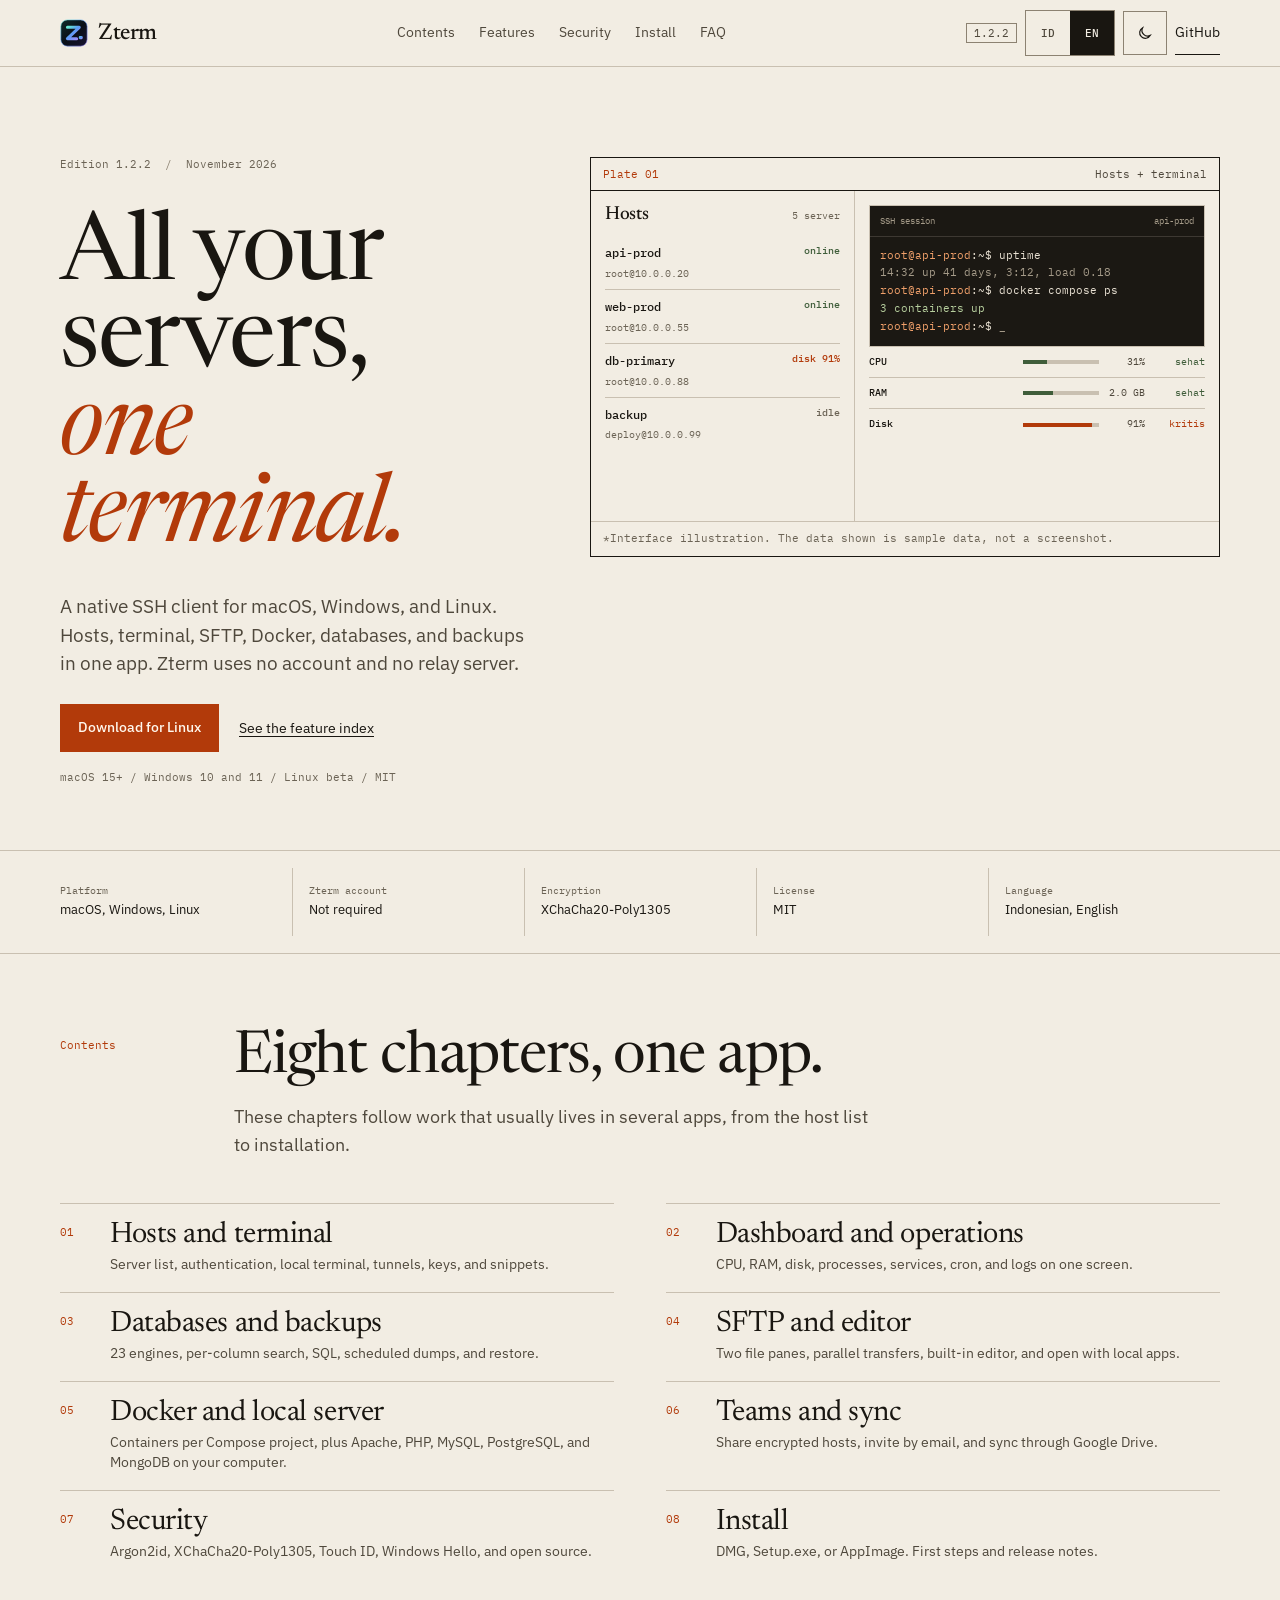
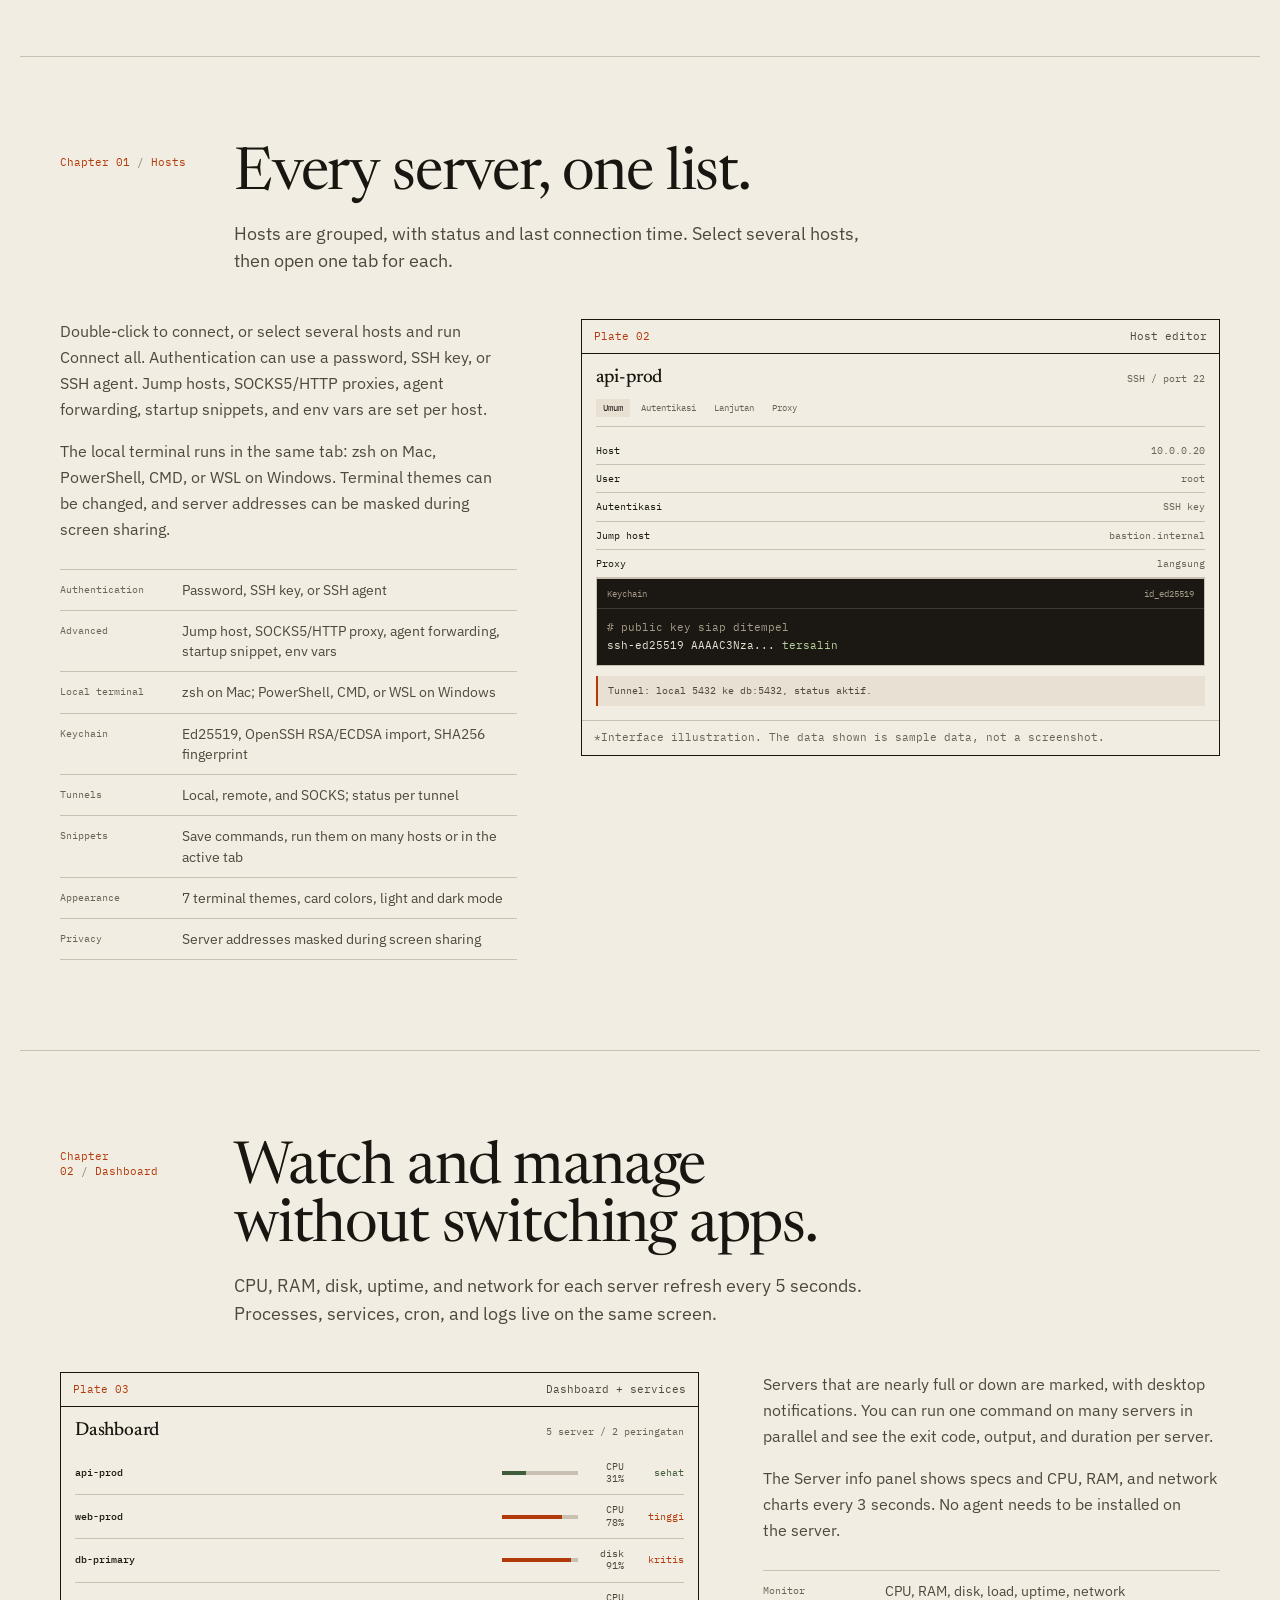
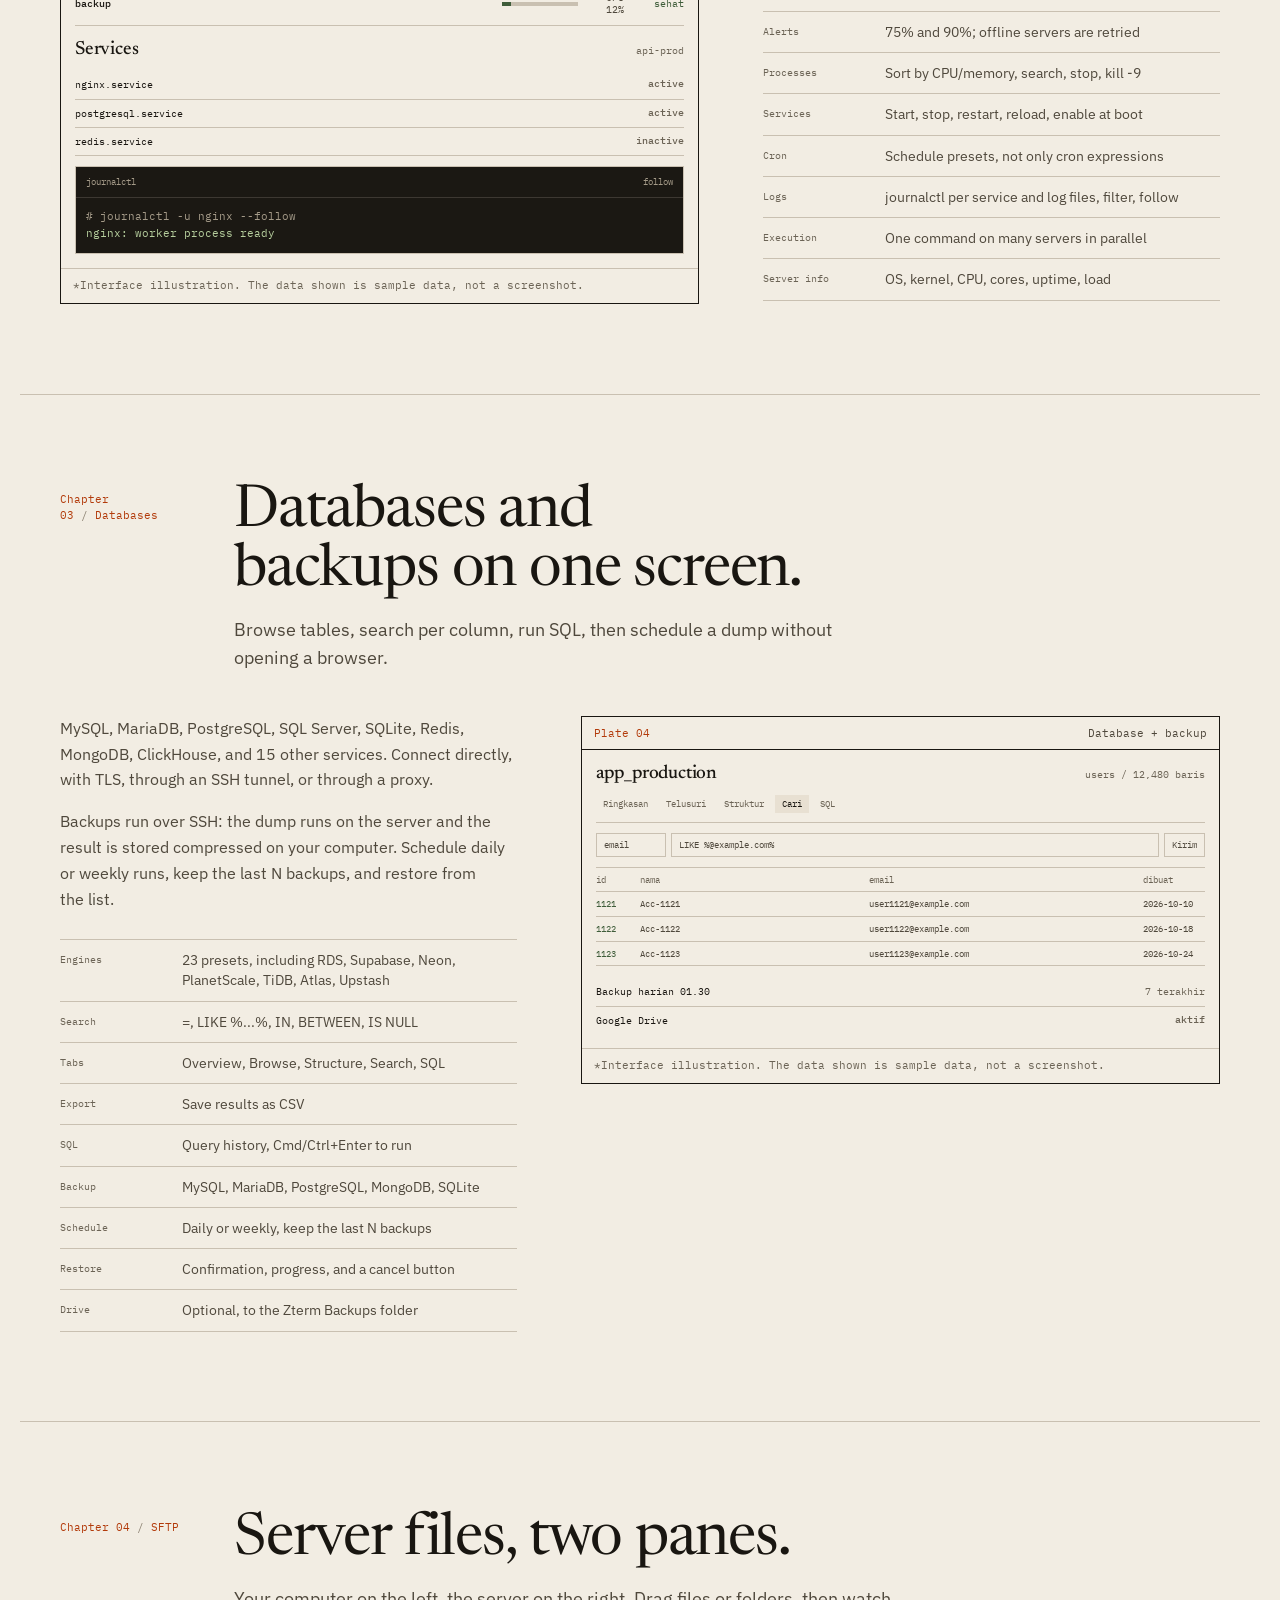
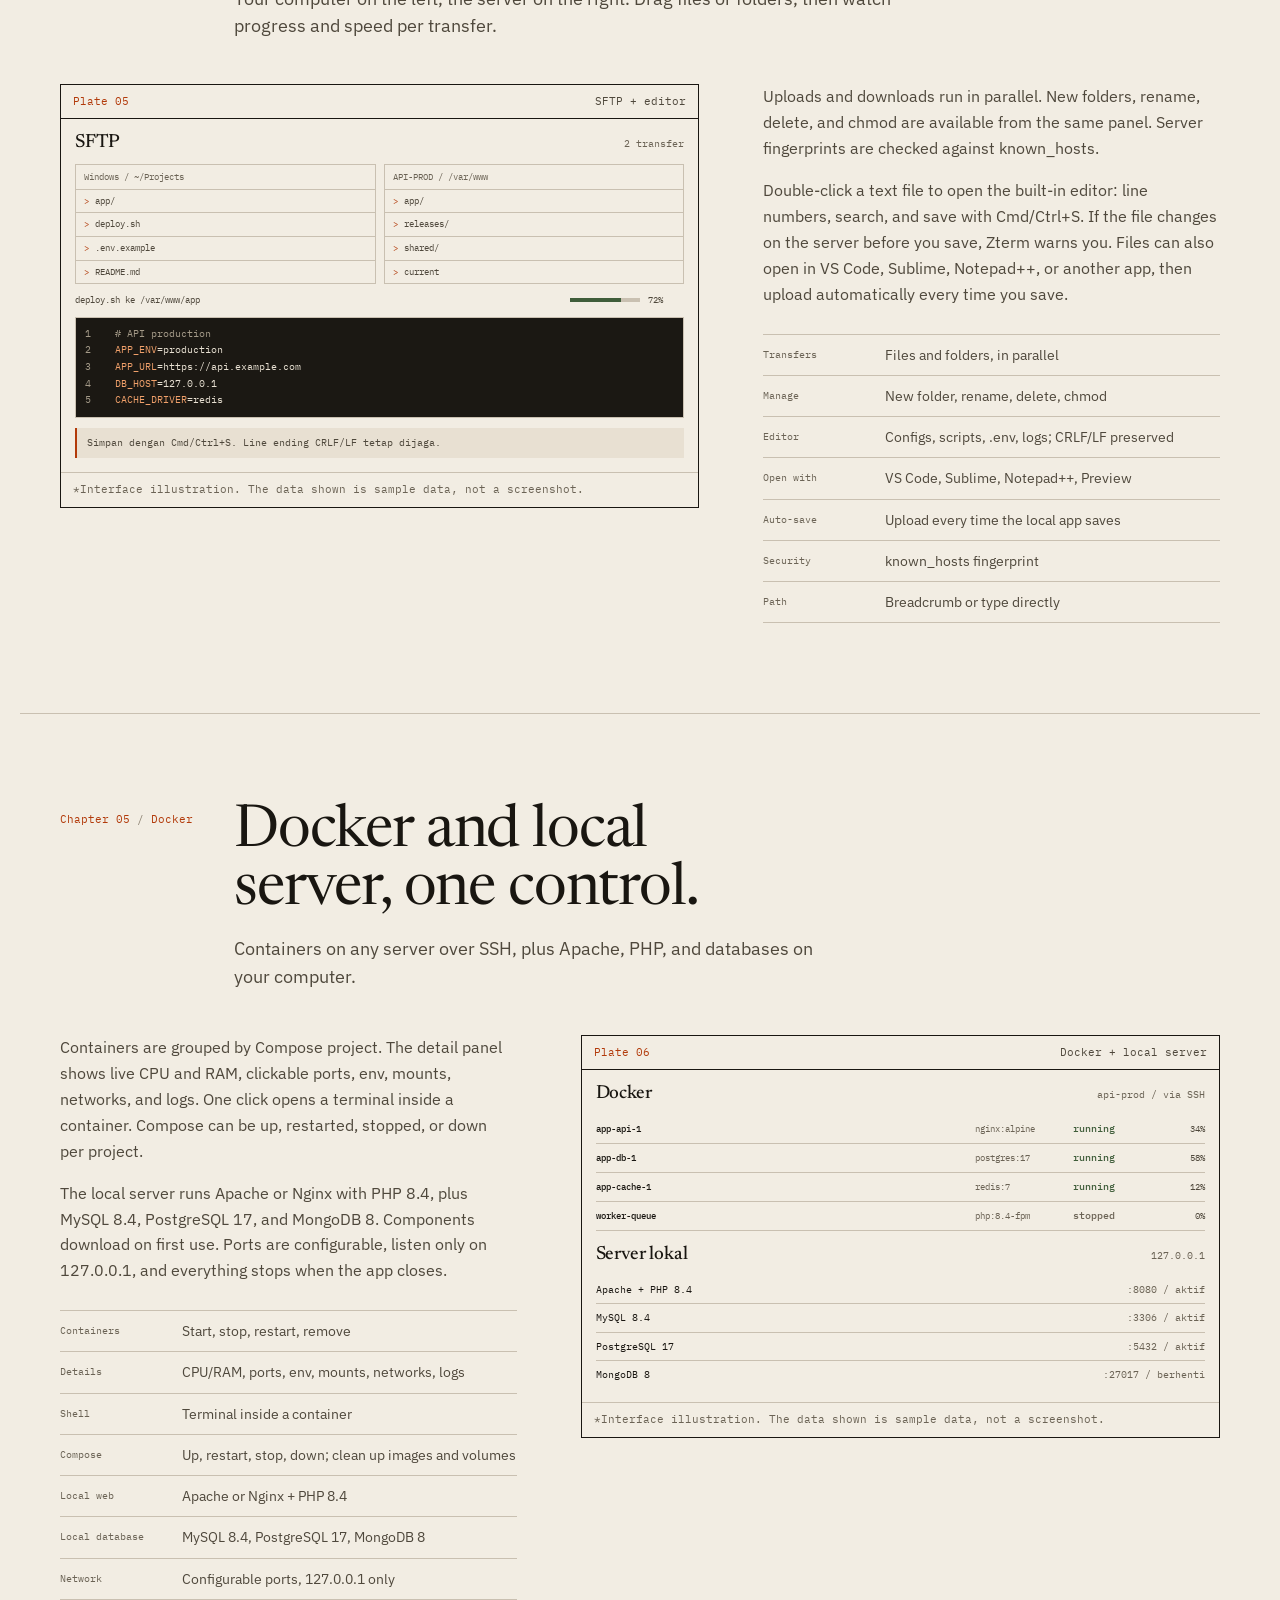
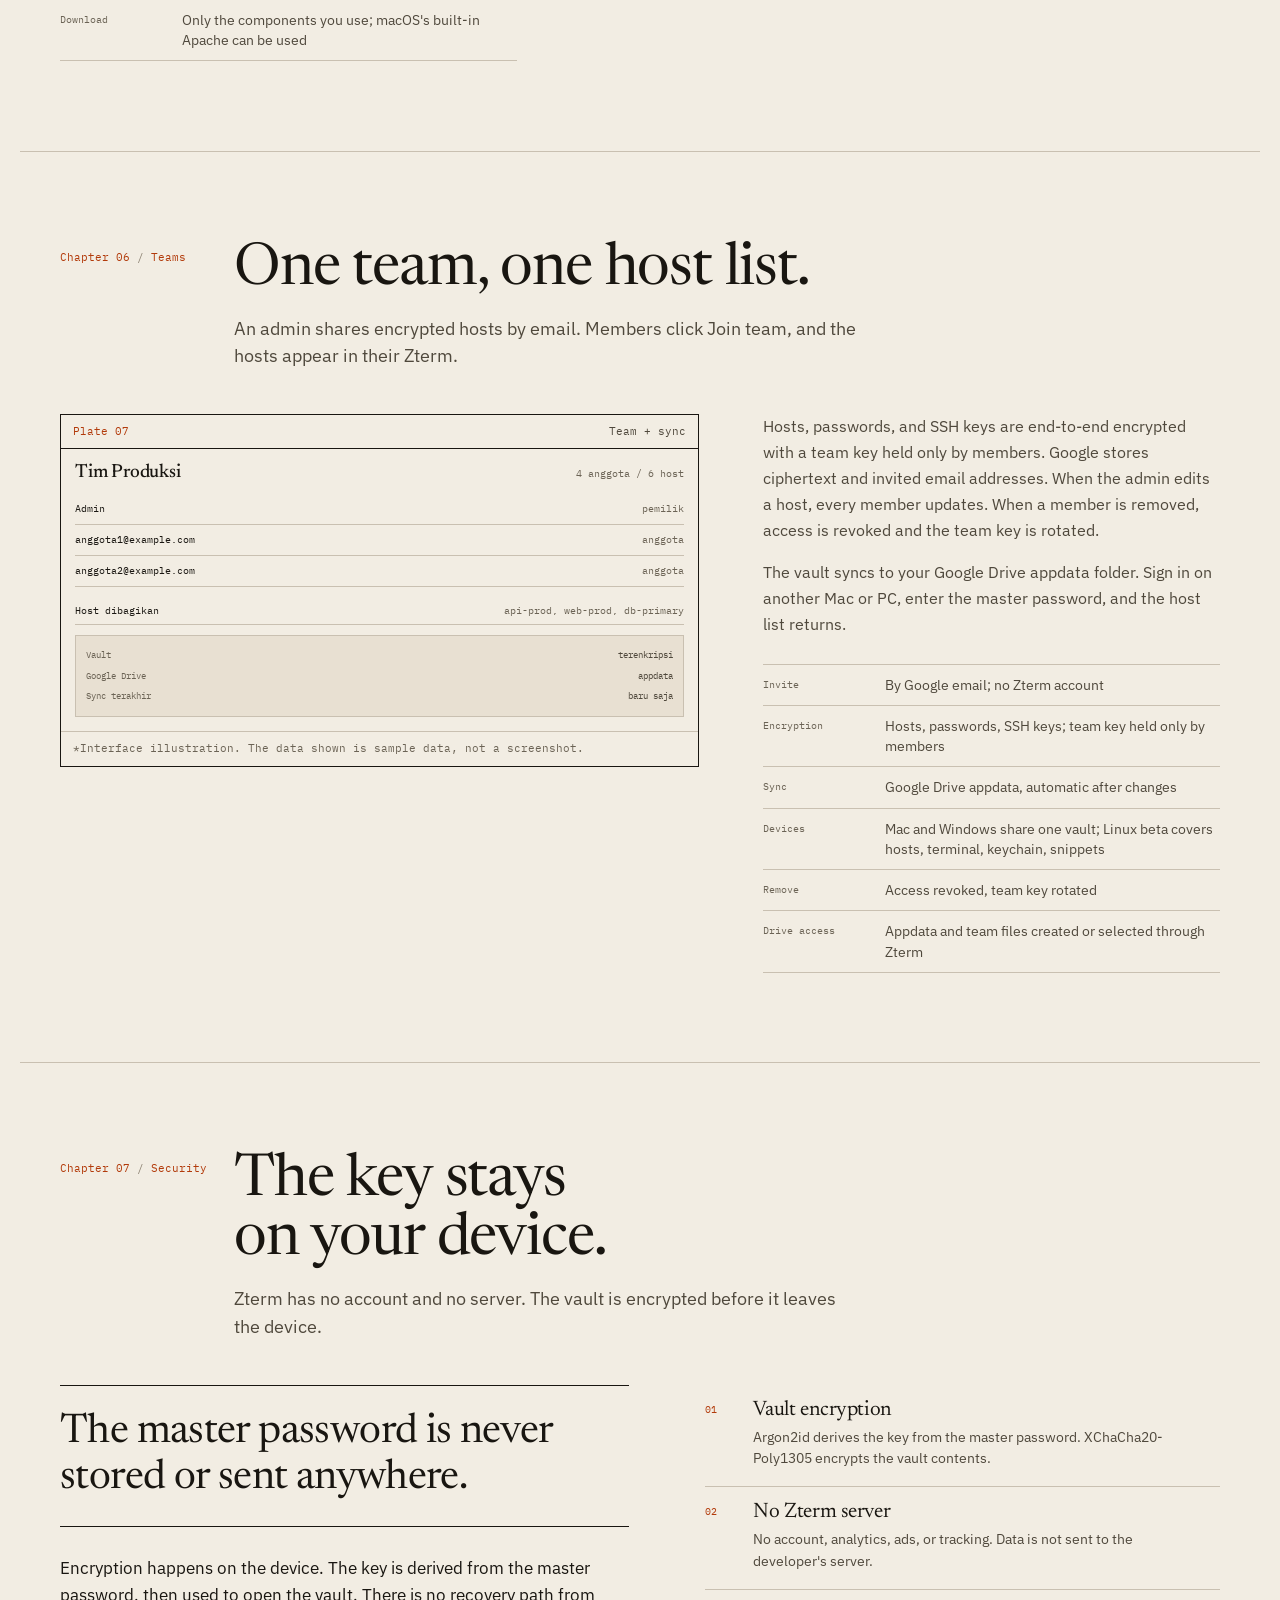
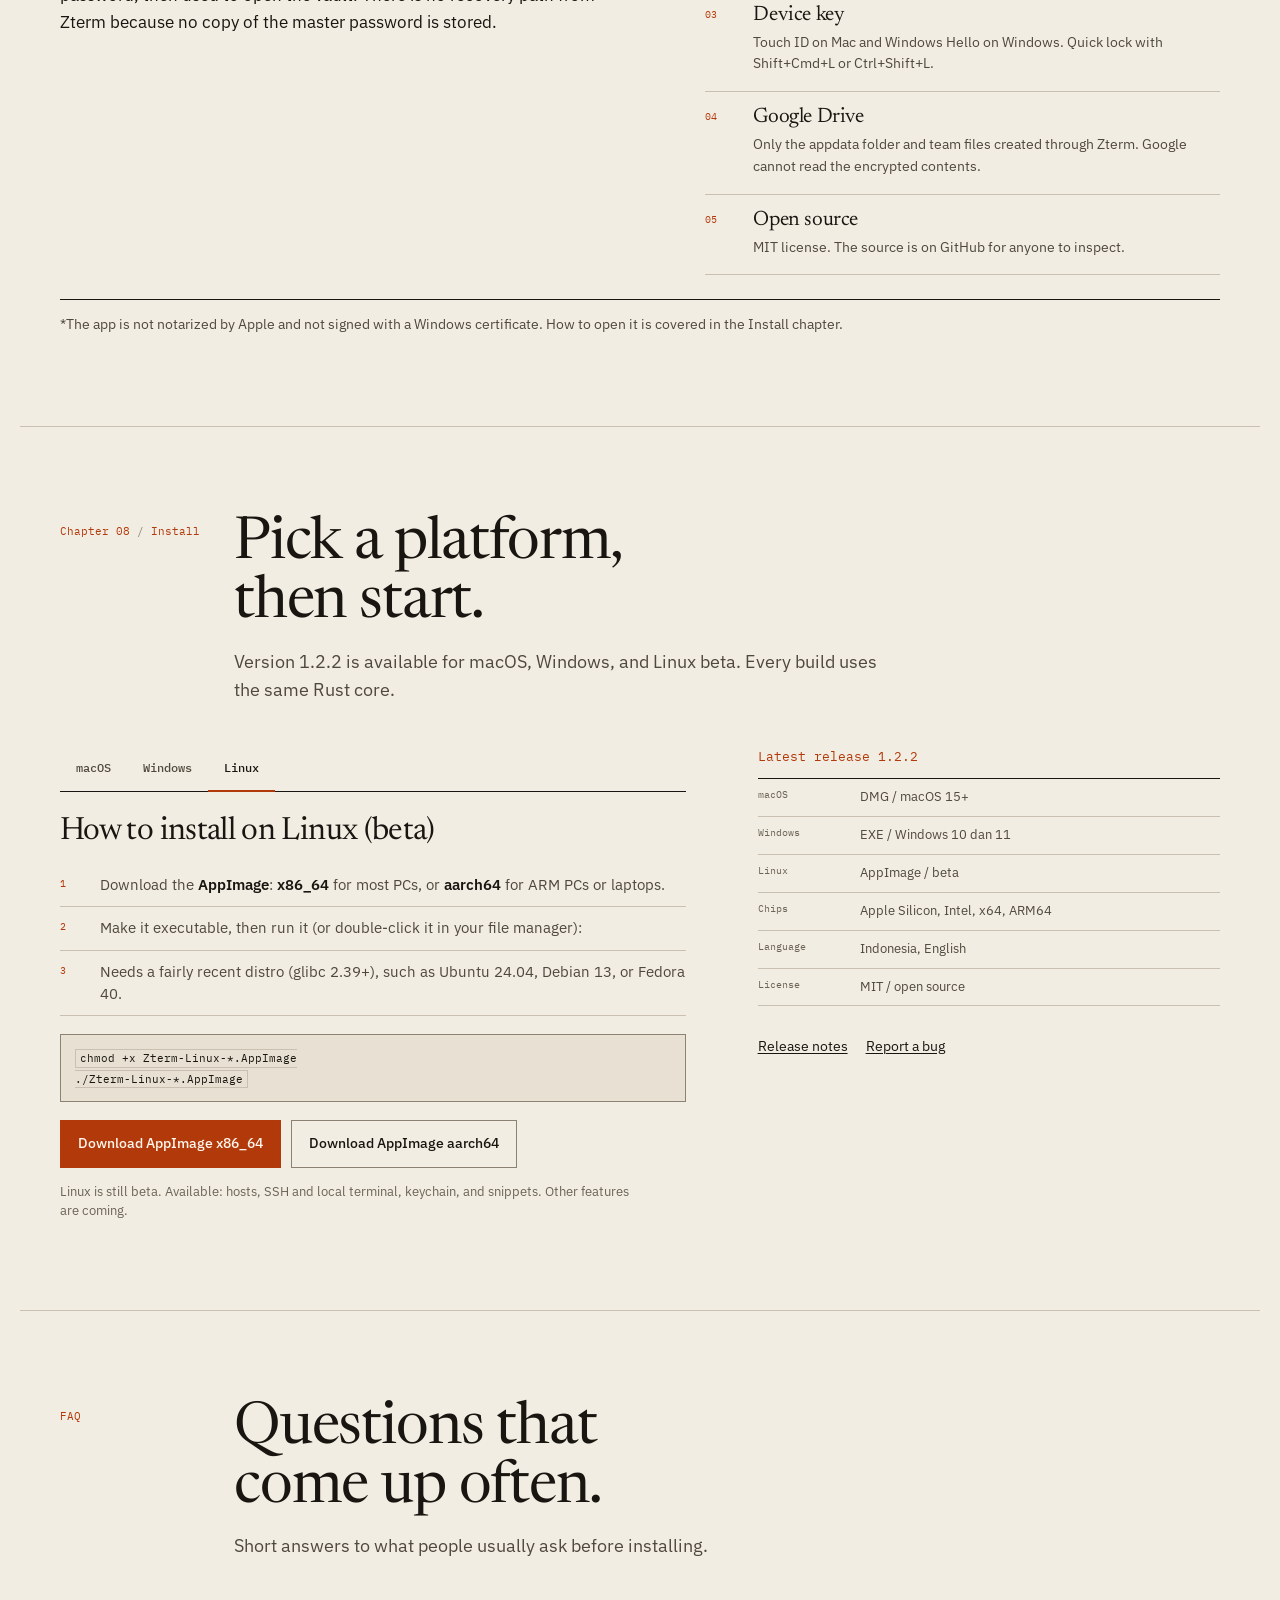
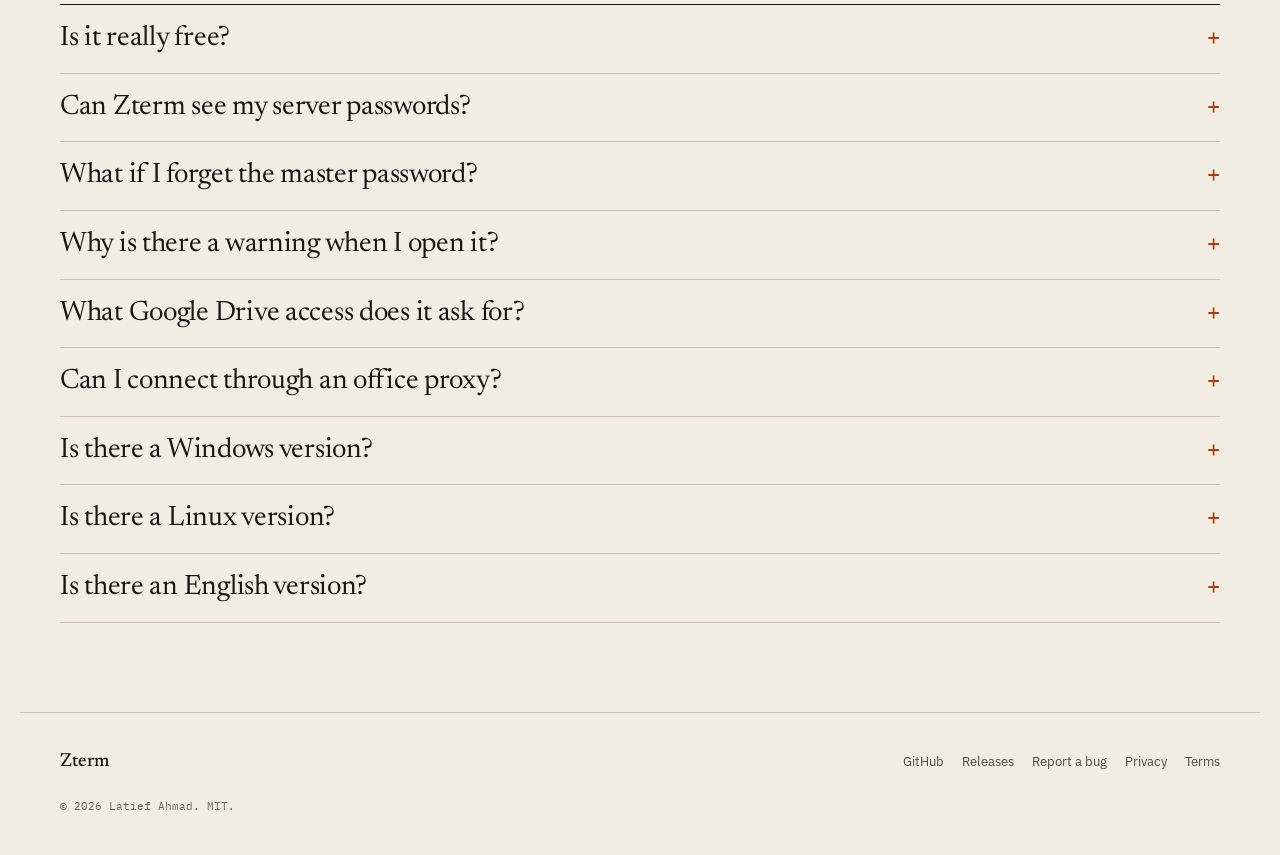
<file: site/index.html>
<!doctype html>
<html lang="id" data-theme="light" class="i18n-boot">
<head>
<meta charset="utf-8" />
<meta name="viewport" content="width=device-width, initial-scale=1, viewport-fit=cover" />
<title>Zterm: Free SSH Client for Mac, Windows &amp; Linux</title>
<meta name="description" content="Zterm is a free native SSH client for macOS, Windows, and Linux. Manage hosts, terminals, SFTP, Docker, databases, and backups from one app. No account, no relay server." />
<meta name="keywords" content="SSH client Mac, SFTP Mac, SSH terminal, free SSH app, Termius alternative, SSH key manager, port forwarding, macOS, SSH client Windows, SFTP Windows, desktop phpMyAdmin, Windows terminal, SSH client Linux, server monitoring, Docker GUI, database backup" />
<meta name="author" content="Latief Ahmad" />
<meta name="robots" content="index, follow, max-image-preview:large" />
<link rel="canonical" href="https://latief.id/zterm/" />
<meta name="theme-color" content="#f2ede3" />
<meta name="color-scheme" content="light dark" />

<link rel="icon" href="assets/brand/favicon.svg" type="image/svg+xml" />
<link rel="icon" href="assets/brand/favicon-32.png" sizes="32x32" type="image/png" />
<link rel="icon" href="assets/brand/favicon-16.png" sizes="16x16" type="image/png" />
<link rel="apple-touch-icon" href="assets/brand/apple-touch-icon.png" />
<link rel="manifest" href="site.webmanifest" />

<meta property="og:type" content="website" />
<meta property="og:site_name" content="Zterm" />
<meta property="og:locale" content="en_US" />
<meta property="og:locale:alternate" content="id_ID" />
<meta property="og:url" content="https://latief.id/zterm/" />
<meta property="og:title" content="Zterm: Free SSH Client for Mac, Windows &amp; Linux" />
<meta property="og:description" content="All your servers, one terminal. Hosts, SSH, SFTP, Docker, databases, and backups for Mac, Windows, and Linux. Free, no ads." />
<meta property="og:image" content="https://latief.id/zterm/assets/brand/og.jpg" />
<meta property="og:image:width" content="1200" />
<meta property="og:image:height" content="630" />
<meta property="og:image:alt" content="Zterm logo with the tagline All your servers, one terminal." />
<meta name="twitter:card" content="summary_large_image" />
<meta name="twitter:title" content="Zterm: Free SSH Client for Mac, Windows &amp; Linux" />
<meta name="twitter:description" content="All your servers, one terminal. Free, no ads, no relay server." />
<meta name="twitter:image" content="https://latief.id/zterm/assets/brand/og.jpg" />

<script type="application/ld+json">
{
  "@context": "https://schema.org",
  "@type": "SoftwareApplication",
  "name": "Zterm",
  "operatingSystem": "macOS 15+, Windows 10, Windows 11, Linux",
  "applicationCategory": "DeveloperApplication",
  "description": "Native SSH client for macOS, Windows, and Linux with SFTP, SSH keychain, port forwarding, snippets, Docker, databases, backups, and encrypted sync via Google Drive.",
  "inLanguage": "en",
  "url": "https://latief.id/zterm/",
  "downloadUrl": "https://github.com/latiefahmad/zterm/releases/latest",
  "image": "https://latief.id/zterm/assets/brand/icon-512.png",
  "softwareVersion": "1.2.2",
  "license": "https://opensource.org/licenses/MIT",
  "author": { "@type": "Person", "name": "Latief Ahmad" },
  "offers": { "@type": "Offer", "price": "0", "priceCurrency": "IDR" },
  "featureList": ["Multi-host SSH", "SFTP drag and drop", "SFTP file editor", "phpMyAdmin-style database", "SOCKS5 and HTTP proxy", "Local terminal", "Server info and live graphs", "Ed25519 SSH keychain", "Port forwarding", "Snippets", "Encrypted teams and host sharing", "Local server", "Docker and Compose", "Google Drive sync", "Touch ID", "Windows Hello"]
}
</script>

<link rel="preconnect" href="https://fonts.googleapis.com" />
<link rel="preconnect" href="https://fonts.gstatic.com" crossorigin />
<link href="https://fonts.googleapis.com/css2?family=IBM+Plex+Mono:wght@400;500&amp;family=IBM+Plex+Sans:wght@400;500;600&amp;family=Newsreader:ital,opsz,wght@0,6..72,400;0,6..72,500;1,6..72,400&amp;display=swap" rel="stylesheet" />
<script>
  try {
    var savedTheme = localStorage.getItem("theme") || localStorage.getItem("zterm-theme");
    if (savedTheme === "dark" || savedTheme === "light") {
      document.documentElement.dataset.theme = savedTheme;
    }
  } catch (e) {}
  // Tampilkan halaman lagi bila main.js gagal dimuat.
  setTimeout(function () {
    document.documentElement.classList.remove("i18n-boot");
  }, 2000);
</script>
<style>
  html.i18n-boot body { visibility: hidden; }
</style>
<noscript><style>html.i18n-boot body { visibility: visible; }</style></noscript>
<link rel="stylesheet" href="styles.css?v=2" />
</head>
<body>

<a class="skip-link" href="#main" data-i18n="skip">Lewati ke konten</a>

<header class="site-header">
  <div class="wrap header-inner">
    <a class="brand" href="#top" aria-label="Zterm, panduan lapangan" data-i18n-aria="brand.aria">
      <img class="brand-mark" src="assets/brand/favicon.svg" alt="" width="28" height="28" />
      <span class="brand-text">
        <span class="brand-name">Zterm</span>
      </span>
    </a>

    <nav class="primary-nav" aria-label="Navigasi utama" data-i18n-aria="nav.aria">
      <a href="#isi" data-i18n="nav.toc">Isi</a>
      <a href="#hosts" data-i18n="nav.features">Fitur</a>
      <a href="#keamanan" data-i18n="nav.security">Keamanan</a>
      <a href="#install" data-i18n="nav.install">Install</a>
      <a href="#faq" data-i18n="nav.faq">FAQ</a>
    </nav>

    <div class="header-tools">
      <span class="version-badge" id="ver">1.2.2</span>
      <div class="lang-switch" role="group" aria-label="Bahasa" data-i18n-aria="lang.aria">
        <button type="button" data-lang="id" aria-pressed="false">ID</button>
        <button type="button" data-lang="en" class="is-on" aria-pressed="true">EN</button>
      </div>
      <button type="button" class="icon-button" id="themeBtn" aria-label="Aktifkan tema gelap" aria-pressed="false">
        <svg class="icon-moon" viewBox="0 0 24 24" fill="none" stroke="currentColor" stroke-width="1.8" aria-hidden="true" focusable="false"><path d="M20 15.5A8.5 8.5 0 0 1 8.5 4a8.5 8.5 0 1 0 11.5 11.5Z"/></svg>
        <svg class="icon-sun" viewBox="0 0 24 24" fill="none" stroke="currentColor" stroke-width="1.8" aria-hidden="true" focusable="false"><circle cx="12" cy="12" r="4"/><path d="M12 2v2M12 20v2M4.9 4.9l1.4 1.4M17.7 17.7l1.4 1.4M2 12h2M20 12h2M4.9 19.1l1.4-1.4M17.7 6.3l1.4-1.4"/></svg>
      </button>
      <a class="github-link" href="https://github.com/latiefahmad/zterm" data-i18n="header.github">GitHub</a>
      <details class="mobile-menu">
        <summary data-i18n="nav.menu">Menu</summary>
        <nav class="mobile-nav" aria-label="Navigasi seluler" data-i18n-aria="nav.mobile.aria">
          <a href="#isi" data-i18n="nav.toc">Isi</a>
          <a href="#hosts" data-i18n="nav.features">Fitur</a>
          <a href="#keamanan" data-i18n="nav.security">Keamanan</a>
          <a href="#install" data-i18n="nav.install">Install</a>
          <a href="#faq" data-i18n="nav.faq">FAQ</a>
          <a href="https://github.com/latiefahmad/zterm" data-i18n="header.github">GitHub</a>
        </nav>
      </details>
    </div>
  </div>
</header>

<main id="main" tabindex="-1">
  <section class="hero" id="top" aria-labelledby="hero-title">
    <div class="wrap hero-inner">
      <div class="hero-copy">
        <p class="kicker"><span data-i18n="hero.kicker.edition">Edisi 1.2.2</span><span data-i18n="hero.kicker.date">November 2026</span></p>
        <h1 class="hero-title" id="hero-title" data-i18n="hero.title">Semua servermu,<br /><em>satu terminal.</em></h1>
        <p class="hero-lead" data-i18n="hero.lead">SSH client native untuk macOS, Windows, dan Linux. Host, terminal, SFTP, Docker, database, dan backup dalam satu aplikasi. Zterm tidak memakai akun atau server perantara.</p>
        <div class="hero-actions">
          <a class="button button-primary" id="heroDownload" href="https://github.com/latiefahmad/zterm/releases/latest/download/Zterm-macOS.dmg"><span id="heroDownloadLabel" data-i18n="hero.download">Unduh Zterm</span></a>
          <a class="text-link" href="#hosts" data-i18n="hero.secondary">Lihat daftar fitur</a>
        </div>
        <p class="hero-meta" data-i18n="hero.meta">macOS 15+ / Windows 10 dan 11 / Linux beta / MIT</p>
      </div>

      <figure class="plate hero-plate">
        <div class="plate-bar"><span data-i18n="hero.plate.label">Plate 01</span><span data-i18n="hero.plate.title">Hosts + terminal</span></div>
        <div class="sketch" role="img" aria-label="Ilustrasi antarmuka Zterm: daftar host dan terminal SSH" data-i18n-aria="hero.sketch.aria">
          <div class="sketch-split">
            <div class="sketch-side">
              <div class="sketch-head"><span class="sketch-title">Hosts</span><span class="sketch-sub">5 server</span></div>
              <div class="host-row"><span class="host-name">api-prod</span><span class="state state-on">online</span><span class="host-meta">root@10.0.0.20</span></div>
              <div class="host-row"><span class="host-name">web-prod</span><span class="state state-on">online</span><span class="host-meta">root@10.0.0.55</span></div>
              <div class="host-row"><span class="host-name">db-primary</span><span class="state state-warn">disk 91%</span><span class="host-meta">root@10.0.0.88</span></div>
              <div class="host-row"><span class="host-name">backup</span><span class="state state-idle">idle</span><span class="host-meta">deploy@10.0.0.99</span></div>
            </div>
            <div class="sketch-main">
              <div class="terminal">
                <div class="terminal-head"><span>SSH session</span><span>api-prod</span></div>
                <div class="terminal-body">
                  <p class="terminal-line"><span class="prompt">root@api-prod</span>:~$ uptime</p>
                  <p class="terminal-line dim">14:32 up 41 days, 3:12, load 0.18</p>
                  <p class="terminal-line"><span class="prompt">root@api-prod</span>:~$ docker compose ps</p>
                  <p class="terminal-line ok">3 containers up</p>
                  <p class="terminal-line"><span class="prompt">root@api-prod</span>:~$ <span class="dim">_</span></p>
                </div>
              </div>
              <div class="metric-row"><span class="metric-name">CPU</span><span class="meter"><i style="--w:31%"></i></span><span class="metric-value">31%</span><span class="metric-state state-on">sehat</span></div>
              <div class="metric-row"><span class="metric-name">RAM</span><span class="meter"><i style="--w:39%"></i></span><span class="metric-value">2.0 GB</span><span class="metric-state state-on">sehat</span></div>
              <div class="metric-row"><span class="metric-name">Disk</span><span class="meter"><i class="is-warn" style="--w:91%"></i></span><span class="metric-value">91%</span><span class="metric-state state-warn">kritis</span></div>
            </div>
          </div>
        </div>
        <figcaption class="plate-caption" data-i18n="hero.caption">*Ilustrasi antarmuka. Data di dalamnya contoh, bukan tangkapan layar.</figcaption>
      </figure>
    </div>
  </section>

  <section class="facts-strip" aria-label="Ringkasan produk" data-i18n-aria="facts.aria">
    <dl class="facts-inner wrap">
      <div class="fact"><dt data-i18n="facts.platform.k">Platform</dt><dd data-i18n="facts.platform.v">macOS, Windows, Linux</dd></div>
      <div class="fact"><dt data-i18n="facts.account.k">Akun Zterm</dt><dd data-i18n="facts.account.v">Tidak perlu</dd></div>
      <div class="fact"><dt data-i18n="facts.enc.k">Enkripsi</dt><dd>XChaCha20-Poly1305</dd></div>
      <div class="fact"><dt data-i18n="facts.license.k">Lisensi</dt><dd>MIT</dd></div>
      <div class="fact"><dt data-i18n="facts.lang.k">Bahasa</dt><dd data-i18n="facts.lang.v">Indonesia, English</dd></div>
    </dl>
  </section>

  <section class="toc wrap" id="isi" aria-labelledby="isi-title">
    <header class="section-head">
      <p class="section-label"><span data-i18n="toc.label">Isi</span></p>
      <div>
        <h2 class="section-title" id="isi-title" data-i18n="toc.title">Delapan bab, satu aplikasi.</h2>
        <p class="section-deck" data-i18n="toc.deck">Bab-bab ini mengikuti pekerjaan yang biasanya terpencar di beberapa aplikasi: dari daftar host sampai install.</p>
      </div>
    </header>
    <ol class="toc-list">
      <li class="toc-item"><a href="#hosts"><span class="toc-number" aria-hidden="true">01</span><span class="toc-title" data-i18n="toc.01.title">Hosts dan terminal</span><span class="toc-note" data-i18n="toc.01.note">Daftar server, autentikasi, terminal lokal, tunnel, key, dan snippet.</span></a></li>
      <li class="toc-item"><a href="#dashboard"><span class="toc-number" aria-hidden="true">02</span><span class="toc-title" data-i18n="toc.02.title">Dashboard dan operasi</span><span class="toc-note" data-i18n="toc.02.note">CPU, RAM, disk, proses, service, cron, dan log dari satu layar.</span></a></li>
      <li class="toc-item"><a href="#data"><span class="toc-number" aria-hidden="true">03</span><span class="toc-title" data-i18n="toc.03.title">Database dan backup</span><span class="toc-note" data-i18n="toc.03.note">23 engine, pencarian per kolom, SQL, dump terjadwal, dan restore.</span></a></li>
      <li class="toc-item"><a href="#files"><span class="toc-number" aria-hidden="true">04</span><span class="toc-title" data-i18n="toc.04.title">SFTP dan editor</span><span class="toc-note" data-i18n="toc.04.note">Dua panel file, transfer paralel, editor bawaan, dan buka dengan app lokal.</span></a></li>
      <li class="toc-item"><a href="#docker"><span class="toc-number" aria-hidden="true">05</span><span class="toc-title" data-i18n="toc.05.title">Docker dan server lokal</span><span class="toc-note" data-i18n="toc.05.note">Container per proyek Compose, plus Apache, PHP, MySQL, PostgreSQL, dan MongoDB di komputermu.</span></a></li>
      <li class="toc-item"><a href="#team"><span class="toc-number" aria-hidden="true">06</span><span class="toc-title" data-i18n="toc.06.title">Tim dan sinkronisasi</span><span class="toc-note" data-i18n="toc.06.note">Bagikan host terenkripsi, undang lewat email, dan sinkronkan lewat Google Drive.</span></a></li>
      <li class="toc-item"><a href="#keamanan"><span class="toc-number" aria-hidden="true">07</span><span class="toc-title" data-i18n="toc.07.title">Keamanan</span><span class="toc-note" data-i18n="toc.07.note">Argon2id, XChaCha20-Poly1305, Touch ID, Windows Hello, dan sumber terbuka.</span></a></li>
      <li class="toc-item"><a href="#install"><span class="toc-number" aria-hidden="true">08</span><span class="toc-title" data-i18n="toc.08.title">Install</span><span class="toc-note" data-i18n="toc.08.note">DMG, Setup.exe, atau AppImage. Langkah pertama dan catatan rilis.</span></a></li>
    </ol>
  </section>

  <section class="chapter wrap" id="hosts" aria-labelledby="hosts-title">
    <header class="chapter-head">
      <p class="chapter-label"><span data-i18n="ch01.label">Bab 01</span><span data-i18n="ch01.name">Hosts</span></p>
      <div>
        <h2 class="chapter-title" id="hosts-title" data-i18n="ch01.title">Semua server, satu daftar.</h2>
        <p class="chapter-deck" data-i18n="ch01.deck">Host disusun per grup, dengan status dan waktu connect terakhir. Pilih beberapa host, lalu buka satu tab untuk masing-masing.</p>
      </div>
    </header>
    <div class="chapter-body">
      <div class="chapter-copy">
        <p data-i18n="ch01.p1">Klik dua kali untuk connect, atau pilih beberapa host dan jalankan Connect all. Autentikasi bisa memakai password, SSH key, atau SSH agent. Jump host, proxy SOCKS5/HTTP, agent forwarding, startup snippet, dan env var diatur per host.</p>
        <p data-i18n="ch01.p2">Terminal lokal berjalan di tab yang sama: zsh di Mac, PowerShell, CMD, atau WSL di Windows. Tema terminal bisa diganti, dan alamat server bisa disamarkan saat berbagi layar.</p>
        <dl class="spec-list">
          <div><dt data-i18n="ch01.auth.k">Autentikasi</dt><dd data-i18n="ch01.auth.v">Password, SSH key, atau SSH agent</dd></div>
          <div><dt data-i18n="ch01.adv.k">Lanjutan</dt><dd data-i18n="ch01.adv.v">Jump host, proxy SOCKS5/HTTP, agent forwarding, startup snippet, env var</dd></div>
          <div><dt data-i18n="ch01.local.k">Terminal lokal</dt><dd data-i18n="ch01.local.v">zsh di Mac; PowerShell, CMD, atau WSL di Windows</dd></div>
          <div><dt data-i18n="ch01.key.k">Keychain</dt><dd data-i18n="ch01.key.v">Ed25519, import OpenSSH RSA/ECDSA, fingerprint SHA256</dd></div>
          <div><dt data-i18n="ch01.tunnel.k">Tunnel</dt><dd data-i18n="ch01.tunnel.v">Local, remote, dan SOCKS; status per tunnel</dd></div>
          <div><dt data-i18n="ch01.snippet.k">Snippets</dt><dd data-i18n="ch01.snippet.v">Simpan perintah, jalankan ke banyak host atau ke tab aktif</dd></div>
          <div><dt data-i18n="ch01.look.k">Tampilan</dt><dd data-i18n="ch01.look.v">7 tema terminal, warna kartu, mode terang dan gelap</dd></div>
          <div><dt data-i18n="ch01.privacy.k">Privasi</dt><dd data-i18n="ch01.privacy.v">Alamat server disamarkan saat berbagi layar</dd></div>
        </dl>
      </div>
      <figure class="plate">
        <div class="plate-bar"><span data-i18n="ch01.plate.label">Plate 02</span><span data-i18n="ch01.plate.title">Editor host</span></div>
        <div class="sketch" role="img" aria-label="Ilustrasi editor host Zterm" data-i18n-aria="ch01.aria">
          <div class="sketch-main">
            <div class="sketch-head"><span class="sketch-title">api-prod</span><span class="sketch-sub">SSH / port 22</span></div>
            <div class="tabs-sketch"><span class="tab-sketch on">Umum</span><span class="tab-sketch">Autentikasi</span><span class="tab-sketch">Lanjutan</span><span class="tab-sketch">Proxy</span></div>
            <div class="local-row"><span>Host</span><span>10.0.0.20</span></div>
            <div class="local-row"><span>User</span><span>root</span></div>
            <div class="local-row"><span>Autentikasi</span><span>SSH key</span></div>
            <div class="local-row"><span>Jump host</span><span>bastion.internal</span></div>
            <div class="local-row"><span>Proxy</span><span>langsung</span></div>
            <div class="terminal">
              <div class="terminal-head"><span>Keychain</span><span>id_ed25519</span></div>
              <div class="terminal-body">
                <p class="terminal-line dim"># public key siap ditempel</p>
                <p class="terminal-line">ssh-ed25519 AAAAC3Nza... <span class="ok">tersalin</span></p>
              </div>
            </div>
            <div class="note-inline">Tunnel: local 5432 ke db:5432, status aktif.</div>
          </div>
        </div>
        <figcaption class="plate-caption" data-i18n="ch01.caption">*Ilustrasi antarmuka. Data di dalamnya contoh, bukan tangkapan layar.</figcaption>
      </figure>
    </div>
  </section>

  <section class="chapter wrap" id="dashboard" aria-labelledby="dashboard-title">
    <header class="chapter-head">
      <p class="chapter-label"><span data-i18n="ch02.label">Bab 02</span><span data-i18n="ch02.name">Dashboard</span></p>
      <div>
        <h2 class="chapter-title" id="dashboard-title" data-i18n="ch02.title">Pantau dan urus tanpa pindah aplikasi.</h2>
        <p class="chapter-deck" data-i18n="ch02.deck">CPU, RAM, disk, uptime, dan jaringan tiap server diperbarui tiap 5 detik. Proses, service, cron, dan log ada di layar yang sama.</p>
      </div>
    </header>
    <div class="chapter-body reverse">
      <div class="chapter-copy">
        <p data-i18n="ch02.p1">Server yang hampir penuh atau mati ditandai, dengan notifikasi desktop. Kamu bisa menjalankan satu perintah di banyak server secara paralel dan melihat exit code, output, serta durasi per server.</p>
        <p data-i18n="ch02.p2">Panel Info server menampilkan spesifikasi, grafik CPU, RAM, dan jaringan tiap 3 detik. Tidak ada agen yang perlu dipasang di server.</p>
        <dl class="spec-list">
          <div><dt data-i18n="ch02.monitor.k">Monitor</dt><dd data-i18n="ch02.monitor.v">CPU, RAM, disk, load, uptime, jaringan</dd></div>
          <div><dt data-i18n="ch02.alert.k">Peringatan</dt><dd data-i18n="ch02.alert.v">75% dan 90%; server offline dicoba ulang</dd></div>
          <div><dt data-i18n="ch02.proc.k">Proses</dt><dd data-i18n="ch02.proc.v">Urut CPU/memori, cari, stop, kill -9</dd></div>
          <div><dt data-i18n="ch02.service.k">Service</dt><dd data-i18n="ch02.service.v">Start, stop, restart, reload, enable saat boot</dd></div>
          <div><dt data-i18n="ch02.cron.k">Cron</dt><dd data-i18n="ch02.cron.v">Preset jadwal, bukan hanya ekspresi cron</dd></div>
          <div><dt data-i18n="ch02.log.k">Log</dt><dd data-i18n="ch02.log.v">journalctl per service dan file log, filter, follow</dd></div>
          <div><dt data-i18n="ch02.run.k">Eksekusi</dt><dd data-i18n="ch02.run.v">Satu perintah ke banyak server paralel</dd></div>
          <div><dt data-i18n="ch02.info.k">Info server</dt><dd data-i18n="ch02.info.v">OS, kernel, CPU, core, uptime, load</dd></div>
        </dl>
      </div>
      <figure class="plate">
        <div class="plate-bar"><span data-i18n="ch02.plate.label">Plate 03</span><span data-i18n="ch02.plate.title">Dashboard + services</span></div>
        <div class="sketch" role="img" aria-label="Ilustrasi dashboard server Zterm dengan grafik CPU, RAM, dan disk" data-i18n-aria="ch02.aria">
          <div class="sketch-main">
            <div class="sketch-head"><span class="sketch-title">Dashboard</span><span class="sketch-sub">5 server / 2 peringatan</span></div>
            <div class="metric-row"><span class="metric-name">api-prod</span><span class="meter"><i style="--w:31%"></i></span><span class="metric-value">CPU 31%</span><span class="metric-state state-on">sehat</span></div>
            <div class="metric-row"><span class="metric-name">web-prod</span><span class="meter"><i class="is-warn" style="--w:78%"></i></span><span class="metric-value">CPU 78%</span><span class="metric-state state-warn">tinggi</span></div>
            <div class="metric-row"><span class="metric-name">db-primary</span><span class="meter"><i class="is-warn" style="--w:91%"></i></span><span class="metric-value">disk 91%</span><span class="metric-state state-warn">kritis</span></div>
            <div class="metric-row"><span class="metric-name">backup</span><span class="meter"><i style="--w:12%"></i></span><span class="metric-value">CPU 12%</span><span class="metric-state state-on">sehat</span></div>
            <div class="sketch-head" style="margin-top:14px"><span class="sketch-title">Services</span><span class="sketch-sub">api-prod</span></div>
            <div class="local-row"><span>nginx.service</span><span class="state state-on">active</span></div>
            <div class="local-row"><span>postgresql.service</span><span class="state state-on">active</span></div>
            <div class="local-row"><span>redis.service</span><span class="state state-idle">inactive</span></div>
            <div class="terminal" style="margin-top:10px">
              <div class="terminal-head"><span>journalctl</span><span>follow</span></div>
              <div class="terminal-body">
                <p class="terminal-line dim"># journalctl -u nginx --follow</p>
                <p class="terminal-line ok">nginx: worker process ready</p>
              </div>
            </div>
          </div>
        </div>
        <figcaption class="plate-caption" data-i18n="ch02.caption">*Ilustrasi antarmuka. Data di dalamnya contoh, bukan tangkapan layar.</figcaption>
      </figure>
    </div>
  </section>

  <section class="chapter wrap" id="data" aria-labelledby="data-title">
    <header class="chapter-head">
      <p class="chapter-label"><span data-i18n="ch03.label">Bab 03</span><span data-i18n="ch03.name">Database</span></p>
      <div>
        <h2 class="chapter-title" id="data-title" data-i18n="ch03.title">Database dan backup di layar yang sama.</h2>
        <p class="chapter-deck" data-i18n="ch03.deck">Telusuri tabel, cari per kolom, jalankan SQL, lalu jadwalkan dump tanpa membuka browser.</p>
      </div>
    </header>
    <div class="chapter-body">
      <div class="chapter-copy">
        <p data-i18n="ch03.p1">MySQL, MariaDB, PostgreSQL, SQL Server, SQLite, Redis, MongoDB, ClickHouse, dan 15 layanan lain. Koneksi bisa langsung, TLS, lewat tunnel SSH, atau proxy.</p>
        <p data-i18n="ch03.p2">Backup berjalan lewat SSH: dump dijalankan di server dan hasilnya tersimpan terkompres di komputermu. Jadwalkan tiap hari atau minggu, simpan sejumlah backup terakhir, dan pulihkan dari daftar.</p>
        <dl class="spec-list">
          <div><dt data-i18n="ch03.engine.k">Engine</dt><dd data-i18n="ch03.engine.v">23 preset, termasuk RDS, Supabase, Neon, PlanetScale, TiDB, Atlas, Upstash</dd></div>
          <div><dt data-i18n="ch03.search.k">Cari</dt><dd data-i18n="ch03.search.v">=, LIKE %...%, IN, BETWEEN, IS NULL</dd></div>
          <div><dt data-i18n="ch03.tabs.k">Tab</dt><dd data-i18n="ch03.tabs.v">Ringkasan, Telusuri, Struktur, Cari, SQL</dd></div>
          <div><dt data-i18n="ch03.export.k">Ekspor</dt><dd data-i18n="ch03.export.v">Simpan hasil sebagai CSV</dd></div>
          <div><dt data-i18n="ch03.sql.k">SQL</dt><dd data-i18n="ch03.sql.v">Riwayat query, Cmd/Ctrl+Enter untuk menjalankan</dd></div>
          <div><dt data-i18n="ch03.backup.k">Backup</dt><dd data-i18n="ch03.backup.v">MySQL, MariaDB, PostgreSQL, MongoDB, SQLite</dd></div>
          <div><dt data-i18n="ch03.schedule.k">Jadwal</dt><dd data-i18n="ch03.schedule.v">Harian atau mingguan, simpan N backup terakhir</dd></div>
          <div><dt data-i18n="ch03.restore.k">Restore</dt><dd data-i18n="ch03.restore.v">Konfirmasi, progres, dan tombol batal</dd></div>
          <div><dt data-i18n="ch03.drive.k">Drive</dt><dd data-i18n="ch03.drive.v">Opsional ke folder Zterm Backups</dd></div>
        </dl>
      </div>
      <figure class="plate">
        <div class="plate-bar"><span data-i18n="ch03.plate.label">Plate 04</span><span data-i18n="ch03.plate.title">Database + backup</span></div>
        <div class="sketch" role="img" aria-label="Ilustrasi database Zterm dengan tabel, pencarian, dan backup" data-i18n-aria="ch03.aria">
          <div class="sketch-main">
            <div class="sketch-head"><span class="sketch-title">app_production</span><span class="sketch-sub">users / 12,480 baris</span></div>
            <div class="tabs-sketch"><span class="tab-sketch">Ringkasan</span><span class="tab-sketch">Telusuri</span><span class="tab-sketch">Struktur</span><span class="tab-sketch on">Cari</span><span class="tab-sketch">SQL</span></div>
            <div class="search-row"><span class="search-cell">email</span><span class="search-cell">LIKE %@example.com%</span><span class="search-cell">Kirim</span></div>
            <div class="data-table">
              <div class="data-head"><span>id</span><span>nama</span><span>email</span><span>dibuat</span></div>
              <div class="data-row"><span class="id">1121</span><span>Acc-1121</span><span class="email">user1121@example.com</span><span>2026-10-10</span></div>
              <div class="data-row"><span class="id">1122</span><span>Acc-1122</span><span class="email">user1122@example.com</span><span>2026-10-18</span></div>
              <div class="data-row"><span class="id">1123</span><span>Acc-1123</span><span class="email">user1123@example.com</span><span>2026-10-24</span></div>
            </div>
            <div class="local-row" style="margin-top:12px"><span>Backup harian 01.30</span><span>7 terakhir</span></div>
            <div class="local-row"><span>Google Drive</span><span class="state state-on">aktif</span></div>
          </div>
        </div>
        <figcaption class="plate-caption" data-i18n="ch03.caption">*Ilustrasi antarmuka. Data di dalamnya contoh, bukan tangkapan layar.</figcaption>
      </figure>
    </div>
  </section>

  <section class="chapter wrap" id="files" aria-labelledby="files-title">
    <header class="chapter-head">
      <p class="chapter-label"><span data-i18n="ch04.label">Bab 04</span><span data-i18n="ch04.name">SFTP</span></p>
      <div>
        <h2 class="chapter-title" id="files-title" data-i18n="ch04.title">File server, dua panel.</h2>
        <p class="chapter-deck" data-i18n="ch04.deck">Komputermu di kiri, server di kanan. Seret file atau folder, lalu lihat progres dan kecepatan per transfer.</p>
      </div>
    </header>
    <div class="chapter-body reverse">
      <div class="chapter-copy">
        <p data-i18n="ch04.p1">Upload dan download berjalan paralel. Folder baru, rename, hapus, dan chmod tersedia dari panel yang sama. Fingerprint server dicek dengan known_hosts.</p>
        <p data-i18n="ch04.p2">Klik dua kali file teks untuk membuka editor bawaan: nomor baris, pencarian, dan simpan dengan Cmd/Ctrl+S. Kalau file berubah di server sebelum kamu menyimpan, Zterm memberi peringatan. File juga bisa dibuka di VS Code, Sublime, Notepad++, atau app lain, lalu di-upload otomatis setiap kali kamu menyimpan.</p>
        <dl class="spec-list">
          <div><dt data-i18n="ch04.transfer.k">Transfer</dt><dd data-i18n="ch04.transfer.v">File dan folder, paralel</dd></div>
          <div><dt data-i18n="ch04.manage.k">Kelola</dt><dd data-i18n="ch04.manage.v">Folder baru, rename, hapus, chmod</dd></div>
          <div><dt data-i18n="ch04.editor.k">Editor</dt><dd data-i18n="ch04.editor.v">Config, script, .env, log; CRLF/LF dijaga</dd></div>
          <div><dt data-i18n="ch04.open.k">Buka dengan</dt><dd data-i18n="ch04.open.v">VS Code, Sublime, Notepad++, Preview</dd></div>
          <div><dt data-i18n="ch04.autosave.k">Simpan otomatis</dt><dd data-i18n="ch04.autosave.v">Upload setiap kali app lokal menyimpan</dd></div>
          <div><dt data-i18n="ch04.security.k">Keamanan</dt><dd data-i18n="ch04.security.v">Fingerprint known_hosts</dd></div>
          <div><dt data-i18n="ch04.path.k">Path</dt><dd data-i18n="ch04.path.v">Breadcrumb atau ketik langsung</dd></div>
        </dl>
      </div>
      <figure class="plate">
        <div class="plate-bar"><span data-i18n="ch04.plate.label">Plate 05</span><span data-i18n="ch04.plate.title">SFTP + editor</span></div>
        <div class="sketch" role="img" aria-label="Ilustrasi SFTP dua panel dan editor file Zterm" data-i18n-aria="ch04.aria">
          <div class="sketch-main">
            <div class="sketch-head"><span class="sketch-title">SFTP</span><span class="sketch-sub">2 transfer</span></div>
            <div class="file-grid">
              <div class="file-pane"><div class="file-pane-title">Windows / ~/Projects</div><div class="file-row">app/</div><div class="file-row">deploy.sh</div><div class="file-row">.env.example</div><div class="file-row">README.md</div></div>
              <div class="file-pane"><div class="file-pane-title">API-PROD / /var/www</div><div class="file-row">app/</div><div class="file-row">releases/</div><div class="file-row">shared/</div><div class="file-row">current</div></div>
            </div>
            <div class="transfer-row"><span class="transfer-name">deploy.sh ke /var/www/app</span><span class="meter"><i style="--w:72%"></i></span><span>72%</span></div>
            <div class="editor">
              <div class="editor-line"><span class="line-no">1</span><span><span class="dim"># API production</span></span></div>
              <div class="editor-line"><span class="line-no">2</span><span><span class="prompt">APP_ENV</span>=production</span></div>
              <div class="editor-line"><span class="line-no">3</span><span><span class="prompt">APP_URL</span>=https://api.example.com</span></div>
              <div class="editor-line"><span class="line-no">4</span><span><span class="prompt">DB_HOST</span>=127.0.0.1</span></div>
              <div class="editor-line"><span class="line-no">5</span><span><span class="prompt">CACHE_DRIVER</span>=redis</span></div>
            </div>
            <div class="note-inline">Simpan dengan Cmd/Ctrl+S. Line ending CRLF/LF tetap dijaga.</div>
          </div>
        </div>
        <figcaption class="plate-caption" data-i18n="ch04.caption">*Ilustrasi antarmuka. Data di dalamnya contoh, bukan tangkapan layar.</figcaption>
      </figure>
    </div>
  </section>

  <section class="chapter wrap" id="docker" aria-labelledby="docker-title">
    <header class="chapter-head">
      <p class="chapter-label"><span data-i18n="ch05.label">Bab 05</span><span data-i18n="ch05.name">Docker</span></p>
      <div>
        <h2 class="chapter-title" id="docker-title" data-i18n="ch05.title">Docker dan server lokal, satu kendali.</h2>
        <p class="chapter-deck" data-i18n="ch05.deck">Container di server mana pun lewat SSH, plus Apache, PHP, dan database di komputermu.</p>
      </div>
    </header>
    <div class="chapter-body">
      <div class="chapter-copy">
        <p data-i18n="ch05.p1">Container dikelompokkan per proyek Compose. Panel detail menampilkan CPU dan RAM live, port yang bisa diklik, env, mount, network, dan log. Satu klik membuka terminal di dalam container. Compose bisa di-up, restart, stop, atau down per proyek.</p>
        <p data-i18n="ch05.p2">Server lokal menjalankan Apache atau Nginx dengan PHP 8.4, plus MySQL 8.4, PostgreSQL 17, dan MongoDB 8. Komponen diunduh saat pertama dipakai. Port bisa diatur, hanya mendengarkan di 127.0.0.1, dan semua berhenti saat app ditutup.</p>
        <dl class="spec-list">
          <div><dt data-i18n="ch05.container.k">Container</dt><dd data-i18n="ch05.container.v">Start, stop, restart, hapus</dd></div>
          <div><dt data-i18n="ch05.detail.k">Detail</dt><dd data-i18n="ch05.detail.v">CPU/RAM, port, env, mount, network, log</dd></div>
          <div><dt data-i18n="ch05.shell.k">Shell</dt><dd data-i18n="ch05.shell.v">Terminal di dalam container</dd></div>
          <div><dt data-i18n="ch05.compose.k">Compose</dt><dd data-i18n="ch05.compose.v">Up, restart, stop, down; bersihkan image dan volume</dd></div>
          <div><dt data-i18n="ch05.web.k">Web lokal</dt><dd data-i18n="ch05.web.v">Apache atau Nginx + PHP 8.4</dd></div>
          <div><dt data-i18n="ch05.db.k">Database lokal</dt><dd data-i18n="ch05.db.v">MySQL 8.4, PostgreSQL 17, MongoDB 8</dd></div>
          <div><dt data-i18n="ch05.net.k">Jaringan</dt><dd data-i18n="ch05.net.v">Port bisa diatur, 127.0.0.1 saja</dd></div>
          <div><dt data-i18n="ch05.download.k">Unduh</dt><dd data-i18n="ch05.download.v">Hanya komponen yang dipakai; Apache bawaan macOS bisa dipakai</dd></div>
        </dl>
      </div>
      <figure class="plate">
        <div class="plate-bar"><span data-i18n="ch05.plate.label">Plate 06</span><span data-i18n="ch05.plate.title">Docker + server lokal</span></div>
        <div class="sketch" role="img" aria-label="Ilustrasi halaman Docker dan server lokal Zterm" data-i18n-aria="ch05.aria">
          <div class="sketch-main">
            <div class="sketch-head"><span class="sketch-title">Docker</span><span class="sketch-sub">api-prod / via SSH</span></div>
            <div class="container-row"><span class="container-name">app-api-1</span><span class="container-image">nginx:alpine</span><span class="state state-on">running</span><span class="metric-value">34%</span></div>
            <div class="container-row"><span class="container-name">app-db-1</span><span class="container-image">postgres:17</span><span class="state state-on">running</span><span class="metric-value">58%</span></div>
            <div class="container-row"><span class="container-name">app-cache-1</span><span class="container-image">redis:7</span><span class="state state-on">running</span><span class="metric-value">12%</span></div>
            <div class="container-row"><span class="container-name">worker-queue</span><span class="container-image">php:8.4-fpm</span><span class="state state-idle">stopped</span><span class="metric-value">0%</span></div>
            <div class="sketch-head" style="margin-top:14px"><span class="sketch-title">Server lokal</span><span class="sketch-sub">127.0.0.1</span></div>
            <div class="local-row"><span>Apache + PHP 8.4</span><span>:8080 / aktif</span></div>
            <div class="local-row"><span>MySQL 8.4</span><span>:3306 / aktif</span></div>
            <div class="local-row"><span>PostgreSQL 17</span><span>:5432 / aktif</span></div>
            <div class="local-row"><span>MongoDB 8</span><span>:27017 / berhenti</span></div>
          </div>
        </div>
        <figcaption class="plate-caption" data-i18n="ch05.caption">*Ilustrasi antarmuka. Data di dalamnya contoh, bukan tangkapan layar.</figcaption>
      </figure>
    </div>
  </section>

  <section class="chapter wrap" id="team" aria-labelledby="team-title">
    <header class="chapter-head">
      <p class="chapter-label"><span data-i18n="ch06.label">Bab 06</span><span data-i18n="ch06.name">Tim</span></p>
      <div>
        <h2 class="chapter-title" id="team-title" data-i18n="ch06.title">Satu tim, satu daftar host.</h2>
        <p class="chapter-deck" data-i18n="ch06.deck">Admin membagikan host terenkripsi lewat email. Anggota klik Gabung tim, lalu host muncul di Zterm mereka.</p>
      </div>
    </header>
    <div class="chapter-body reverse">
      <div class="chapter-copy">
        <p data-i18n="ch06.p1">Host, password, dan SSH key dienkripsi end-to-end dengan kunci tim yang hanya dimiliki anggota. Google menyimpan ciphertext dan alamat email yang diundang. Saat admin mengubah host, semua anggota ikut terupdate. Saat anggota dikeluarkan, akses dicabut dan kunci tim diganti.</p>
        <p data-i18n="ch06.p2">Vault disinkronkan ke folder appdata Google Drive milikmu. Login di Mac atau PC lain, masukkan master password, dan daftar host kembali.</p>
        <dl class="spec-list">
          <div><dt data-i18n="ch06.invite.k">Undang</dt><dd data-i18n="ch06.invite.v">Lewat email Google; tanpa akun Zterm</dd></div>
          <div><dt data-i18n="ch06.encrypt.k">Enkripsi</dt><dd data-i18n="ch06.encrypt.v">Host, password, SSH key; kunci tim hanya di anggota</dd></div>
          <div><dt data-i18n="ch06.sync.k">Sync</dt><dd data-i18n="ch06.sync.v">Google Drive appdata, otomatis setelah perubahan</dd></div>
          <div><dt data-i18n="ch06.devices.k">Perangkat</dt><dd data-i18n="ch06.devices.v">Mac dan Windows memakai vault yang sama; Linux beta untuk hosts, terminal, keychain, snippets</dd></div>
          <div><dt data-i18n="ch06.remove.k">Keluarkan</dt><dd data-i18n="ch06.remove.v">Akses dicabut, kunci tim diganti</dd></div>
          <div><dt data-i18n="ch06.drive.k">Akses Drive</dt><dd data-i18n="ch06.drive.v">Appdata dan file tim yang dibuat atau dipilih lewat Zterm</dd></div>
        </dl>
      </div>
      <figure class="plate">
        <div class="plate-bar"><span data-i18n="ch06.plate.label">Plate 07</span><span data-i18n="ch06.plate.title">Tim + sync</span></div>
        <div class="sketch" role="img" aria-label="Ilustrasi halaman tim dan sinkronisasi Zterm" data-i18n-aria="ch06.aria">
          <div class="sketch-main">
            <div class="sketch-head"><span class="sketch-title">Tim Produksi</span><span class="sketch-sub">4 anggota / 6 host</span></div>
            <div class="member-row"><span class="member-name">Admin</span><span class="member-role">pemilik</span></div>
            <div class="member-row"><span class="member-name">anggota1@example.com</span><span class="member-role">anggota</span></div>
            <div class="member-row"><span class="member-name">anggota2@example.com</span><span class="member-role">anggota</span></div>
            <div class="local-row" style="margin-top:10px"><span>Host dibagikan</span><span>api-prod, web-prod, db-primary</span></div>
            <div class="sync-box">
              <div class="sync-row"><span>Vault</span><span>terenkripsi</span></div>
              <div class="sync-row"><span>Google Drive</span><span>appdata</span></div>
              <div class="sync-row"><span>Sync terakhir</span><span>baru saja</span></div>
            </div>
          </div>
        </div>
        <figcaption class="plate-caption" data-i18n="ch06.caption">*Ilustrasi antarmuka. Data di dalamnya contoh, bukan tangkapan layar.</figcaption>
      </figure>
    </div>
  </section>

  <section class="chapter wrap" id="keamanan" aria-labelledby="security-title">
    <header class="chapter-head">
      <p class="chapter-label"><span data-i18n="ch07.label">Bab 07</span><span data-i18n="ch07.name">Keamanan</span></p>
      <div>
        <h2 class="chapter-title" id="security-title" data-i18n="ch07.title">Kunci ada di perangkatmu.</h2>
        <p class="chapter-deck" data-i18n="ch07.deck">Zterm tidak punya akun dan tidak punya server. Vault dienkripsi sebelum meninggalkan perangkat.</p>
      </div>
    </header>
    <div class="security-layout">
      <div>
        <blockquote class="pull-quote" data-i18n="ch07.quote">Master password tidak pernah disimpan atau dikirim ke mana pun.</blockquote>
        <p data-i18n="ch07.p1">Enkripsi bekerja di perangkat. Kunci diturunkan dari master password, lalu dipakai untuk membuka vault. Tidak ada jalur pemulihan dari pihak Zterm karena tidak ada salinan master password yang disimpan.</p>
      </div>
      <ol class="security-list">
        <li><div><h3 data-i18n="ch07.01.k">Enkripsi vault</h3><p data-i18n="ch07.01.v">Argon2id menurunkan kunci dari master password. XChaCha20-Poly1305 mengenkripsi isi vault.</p></div></li>
        <li><div><h3 data-i18n="ch07.02.k">Tanpa server Zterm</h3><p data-i18n="ch07.02.v">Tidak ada akun, analitik, iklan, atau pelacakan. Data tidak dikirim ke server pengembang.</p></div></li>
        <li><div><h3 data-i18n="ch07.03.k">Kunci perangkat</h3><p data-i18n="ch07.03.v">Touch ID di Mac dan Windows Hello di Windows. Kunci cepat dengan Shift+Cmd+L atau Ctrl+Shift+L.</p></div></li>
        <li><div><h3 data-i18n="ch07.04.k">Google Drive</h3><p data-i18n="ch07.04.v">Hanya folder appdata dan file tim yang dibuat lewat Zterm. Google tidak bisa membaca isi terenkripsi.</p></div></li>
        <li><div><h3 data-i18n="ch07.05.k">Sumber terbuka</h3><p data-i18n="ch07.05.v">Lisensi MIT. Kode sumber tersedia di GitHub untuk diperiksa siapa saja.</p></div></li>
      </ol>
    </div>
    <p class="security-note" data-i18n="ch07.note">*App belum sertifikasi Apple dan belum ditandatangani sertifikat Windows. Langkah membuka app ada di bab Install.</p>
  </section>

  <section class="chapter wrap" id="install" aria-labelledby="install-title">
    <header class="chapter-head">
      <p class="chapter-label"><span data-i18n="ch08.label">Bab 08</span><span data-i18n="ch08.name">Install</span></p>
      <div>
        <h2 class="chapter-title" id="install-title" data-i18n="ch08.title">Pilih platform, lalu mulai.</h2>
        <p class="chapter-deck" data-i18n="ch08.deck">Versi 1.2.2 tersedia untuk macOS, Windows, dan Linux beta. Semua build memakai inti Rust yang sama.</p>
      </div>
    </header>
    <div class="install-layout">
      <div class="install-panel">
        <div class="os-tabs" id="osTabs" role="tablist" aria-label="Sistem operasi" data-i18n-aria="install.tabs.aria">
          <button type="button" class="os-tab" role="tab" id="tab-mac" aria-controls="pane-mac" aria-selected="true" tabindex="0" data-os="mac">macOS</button>
          <button type="button" class="os-tab" role="tab" id="tab-win" aria-controls="pane-win" aria-selected="false" tabindex="-1" data-os="win">Windows</button>
          <button type="button" class="os-tab" role="tab" id="tab-linux" aria-controls="pane-linux" aria-selected="false" tabindex="-1" data-os="linux">Linux</button>
        </div>

        <div class="os-pane" id="pane-mac" role="tabpanel" aria-labelledby="tab-mac" data-os="mac">
          <h3 data-i18n="install.mac.h">Cara install di Mac</h3>
          <ol class="install-steps">
            <li><span data-i18n="install.mac.1">Unduh file <b>.dmg</b>, buka, lalu seret <b>Zterm</b> ke folder Applications.</span></li>
            <li><span data-i18n="install.mac.2">App belum dinotarisasi Apple. Saat pertama dibuka, buka <b>System Settings &gt; Privacy &amp; Security</b>, lalu klik <b>Open Anyway</b>.</span></li>
            <li><span data-i18n="install.mac.3">Kalau macOS bilang app rusak, jalankan ini sekali di Terminal:</span></li>
          </ol>
          <pre><code>xattr -cr "/Applications/Zterm.app"</code></pre>
          <div class="download-row">
            <a class="button button-primary" id="dlMac" href="https://github.com/latiefahmad/zterm/releases/latest/download/Zterm-macOS.dmg" data-i18n="install.mac.dl">Unduh DMG untuk macOS</a>
          </div>
          <p class="install-note" data-i18n="install.mac.note">DMG berisi build universal untuk Apple Silicon dan Intel. macOS 15 atau lebih baru.</p>
        </div>

        <div class="os-pane" id="pane-win" role="tabpanel" aria-labelledby="tab-win" data-os="win" hidden>
          <h3 data-i18n="install.win.h">Cara install di Windows</h3>
          <ol class="install-steps">
            <li><span data-i18n="install.win.1">Unduh <b>Zterm-win-x64.exe</b> untuk kebanyakan PC, atau <b>Zterm-win-arm64.exe</b> untuk PC ARM seperti Snapdragon.</span></li>
            <li><span data-i18n="install.win.2">App belum ditandatangani sertifikat berbayar. Kalau muncul <b>Windows protected your PC</b>, klik <b>More info &gt; Run anyway</b>.</span></li>
            <li><span data-i18n="install.win.3">Ikuti installer. Tidak butuh hak admin. Setelah selesai, buka <b>Zterm</b> dari Start Menu.</span></li>
          </ol>
          <p class="install-warning" data-i18n="install.win.migration"><b>Windows 1.1.1 / 1.2.0:</b> pasang 1.2.1 secara manual satu kali. Tombol update di versi lama crash sebelum mengunduh. Setelah 1.2.1, pembaruan berikutnya otomatis.</p>
          <div class="download-row">
            <a class="button button-primary" id="dlWin" href="https://github.com/latiefahmad/zterm/releases/latest/download/Zterm-win-x64.exe" data-i18n="install.win.dl">Unduh x64</a>
            <a class="button" id="dlWinArm" href="https://github.com/latiefahmad/zterm/releases/latest/download/Zterm-win-arm64.exe" data-i18n="install.win.arm">Unduh ARM64</a>
          </div>
          <p class="install-note" data-i18n="install.win.note">Windows 10 dan 11. Hapus kapan saja lewat Settings &gt; Apps. Vault dan pengaturan tetap aman.</p>
        </div>

        <div class="os-pane" id="pane-linux" role="tabpanel" aria-labelledby="tab-linux" data-os="linux" hidden>
          <h3 data-i18n="install.linux.h">Cara install di Linux (beta)</h3>
          <ol class="install-steps">
            <li><span data-i18n="install.linux.1">Unduh <b>AppImage</b>: <b>x86_64</b> untuk kebanyakan PC, atau <b>aarch64</b> untuk PC atau laptop ARM.</span></li>
            <li><span data-i18n="install.linux.2">Jadikan bisa dijalankan, lalu buka (atau klik dua kali dari file manager):</span></li>
            <li><span data-i18n="install.linux.3">Butuh distro yang cukup baru (glibc 2.39+), misalnya Ubuntu 24.04, Debian 13, atau Fedora 40.</span></li>
          </ol>
          <pre><code>chmod +x Zterm-Linux-*.AppImage
./Zterm-Linux-*.AppImage</code></pre>
          <div class="download-row">
            <a class="button button-primary" id="dlLinux" href="https://github.com/latiefahmad/zterm/releases/latest/download/Zterm-Linux-x86_64.AppImage" data-i18n="install.linux.dl">Unduh AppImage x86_64</a>
            <a class="button" id="dlLinuxArm" href="https://github.com/latiefahmad/zterm/releases/latest/download/Zterm-Linux-aarch64.AppImage" data-i18n="install.linux.arm">Unduh AppImage aarch64</a>
          </div>
          <p class="install-note" data-i18n="install.linux.note">Linux masih beta. Yang tersedia: hosts, terminal SSH dan lokal, keychain, serta snippets. Fitur lain menyusul.</p>
        </div>
      </div>

      <aside class="release-ledger" aria-labelledby="release-title">
        <h3 id="release-title"><span data-i18n="install.release.label">Rilis terbaru</span> <span id="relVer">1.2.2</span></h3>
        <dl>
          <div><dt>macOS</dt><dd><span class="sizeMac">DMG</span> / macOS 15+</dd></div>
          <div><dt>Windows</dt><dd><span class="sizeWin">EXE</span> / Windows 10 dan 11</dd></div>
          <div><dt>Linux</dt><dd><span class="sizeLinux">AppImage</span> / beta</dd></div>
          <div><dt data-i18n="install.release.chip">Chip</dt><dd>Apple Silicon, Intel, x64, ARM64</dd></div>
          <div><dt data-i18n="install.release.lang">Bahasa</dt><dd>Indonesia, English</dd></div>
          <div><dt data-i18n="install.release.license">Lisensi</dt><dd>MIT / open source</dd></div>
        </dl>
        <div class="release-actions">
          <a href="https://github.com/latiefahmad/zterm/releases" data-i18n="install.release.notes">Catatan rilis</a>
          <a href="https://github.com/latiefahmad/zterm/issues" data-i18n="install.release.bug">Laporkan bug</a>
        </div>
      </aside>
    </div>
  </section>

  <section class="faq wrap" id="faq" aria-labelledby="faq-title">
    <header class="section-head">
      <p class="section-label"><span data-i18n="faq.label">FAQ</span></p>
      <div>
        <h2 class="section-title" id="faq-title" data-i18n="faq.title">Pertanyaan yang sering muncul.</h2>
        <p class="section-deck" data-i18n="faq.deck">Jawaban singkat untuk hal yang biasanya ditanyakan sebelum install.</p>
      </div>
    </header>
    <div class="faq-list">
      <details><summary data-i18n="faq.1.q">Benar-benar gratis?</summary><p data-i18n="faq.1.a">Ya. Lisensi MIT, tanpa iklan, dan tanpa langganan.</p></details>
      <details><summary data-i18n="faq.2.q">Apakah Zterm bisa melihat password server saya?</summary><p data-i18n="faq.2.a">Tidak. Semua data dienkripsi di perangkatmu dengan master password. Zterm tidak punya server, dan Google hanya menyimpan file terenkripsi yang tidak bisa dibaca tanpa master password.</p></details>
      <details><summary data-i18n="faq.3.q">Kalau lupa master password?</summary><p data-i18n="faq.3.a">Vault tidak bisa dibuka. Itu konsekuensi enkripsi end-to-end. Simpan master password di tempat yang aman.</p></details>
      <details><summary data-i18n="faq.4.q">Kenapa ada peringatan saat dibuka?</summary><p data-i18n="faq.4.a">App belum dinotarisasi Apple dan belum ditandatangani sertifikat Windows, karena keduanya berbayar. Kode sumbernya terbuka di GitHub untuk diperiksa siapa saja. Di Mac, buka lewat Privacy &amp; Security &gt; Open Anyway. Di Windows, klik More info &gt; Run anyway. Cukup sekali.</p></details>
      <details><summary data-i18n="faq.5.q">Akses Google Drive apa yang diminta?</summary><p data-i18n="faq.5.a">Hanya folder data khusus aplikasi (drive.appdata) yang tersembunyi. Untuk fitur Tim, Zterm meminta drive.file agar bisa membuat file tim dan membukanya kembali. Zterm tidak bisa melihat file lain di Drive-mu.</p></details>
      <details><summary data-i18n="faq.6.q">Bisa konek lewat proxy kantor?</summary><p data-i18n="faq.6.a">Bisa. Di editor host, buka Lanjutan &gt; Proxy, pilih SOCKS5 atau HTTP, lalu isi alamat, port, dan login jika perlu. Kamu juga bisa menjadikan server SSH sebagai proxy SOCKS lewat Port Forwarding.</p></details>
      <details><summary data-i18n="faq.7.q">Ada versi Windows?</summary><p data-i18n="faq.7.a">Ada. Windows 10 dan 11, untuk PC x64 maupun ARM64. Build ini memakai inti Rust yang sama, jadi satu vault bisa dipakai di Mac dan Windows lewat sync Google Drive.</p></details>
      <details><summary data-i18n="faq.8.q">Ada versi Linux?</summary><p data-i18n="faq.8.a">Ada, masih beta: AppImage untuk x86_64 dan ARM64 dengan GTK4, libadwaita, dan terminal VTE. Yang sudah berjalan: hosts, terminal SSH dan lokal, keychain, serta snippets. SFTP, Database, Docker, Dashboard, dan sync Google menyusul.</p></details>
      <details><summary data-i18n="faq.9.q">Ada bahasa Inggris?</summary><p data-i18n="faq.9.a">Ada. App tersedia dalam bahasa Indonesia dan Inggris. Bahasa mengikuti sistem, atau bisa dipilih lewat menu Bahasa / Language. Pesan error dari server ikut diterjemahkan.</p></details>
    </div>
  </section>
</main>

<footer class="site-footer">
  <div class="wrap footer-inner">
    <span class="footer-brand">Zterm</span>
    <nav class="footer-nav" aria-label="Tautan footer" data-i18n-aria="footer.aria">
      <a href="https://github.com/latiefahmad/zterm">GitHub</a>
      <a href="https://github.com/latiefahmad/zterm/releases" data-i18n="footer.releases">Rilis</a>
      <a href="https://github.com/latiefahmad/zterm/issues" data-i18n="footer.issues">Laporkan bug</a>
      <a href="privacy.html" data-i18n="footer.privacy">Privasi</a>
      <a href="terms.html" data-i18n="footer.terms">Syarat</a>
    </nav>
    <p class="footer-legal">© 2026 Latief Ahmad. MIT.</p>
  </div>
</footer>

<button class="to-top" id="toTop" type="button" aria-label="Kembali ke atas" hidden>
  <svg viewBox="0 0 24 24" fill="none" stroke="currentColor" stroke-width="1.8" aria-hidden="true" focusable="false"><path d="M12 19V5M5 12l7-7 7 7"/></svg>
  <span>Ke atas</span>
</button>

<script src="main.js?v=5" defer></script>
<script src="site-ui.js?v=2" defer></script>
</body>
</html>
</file>
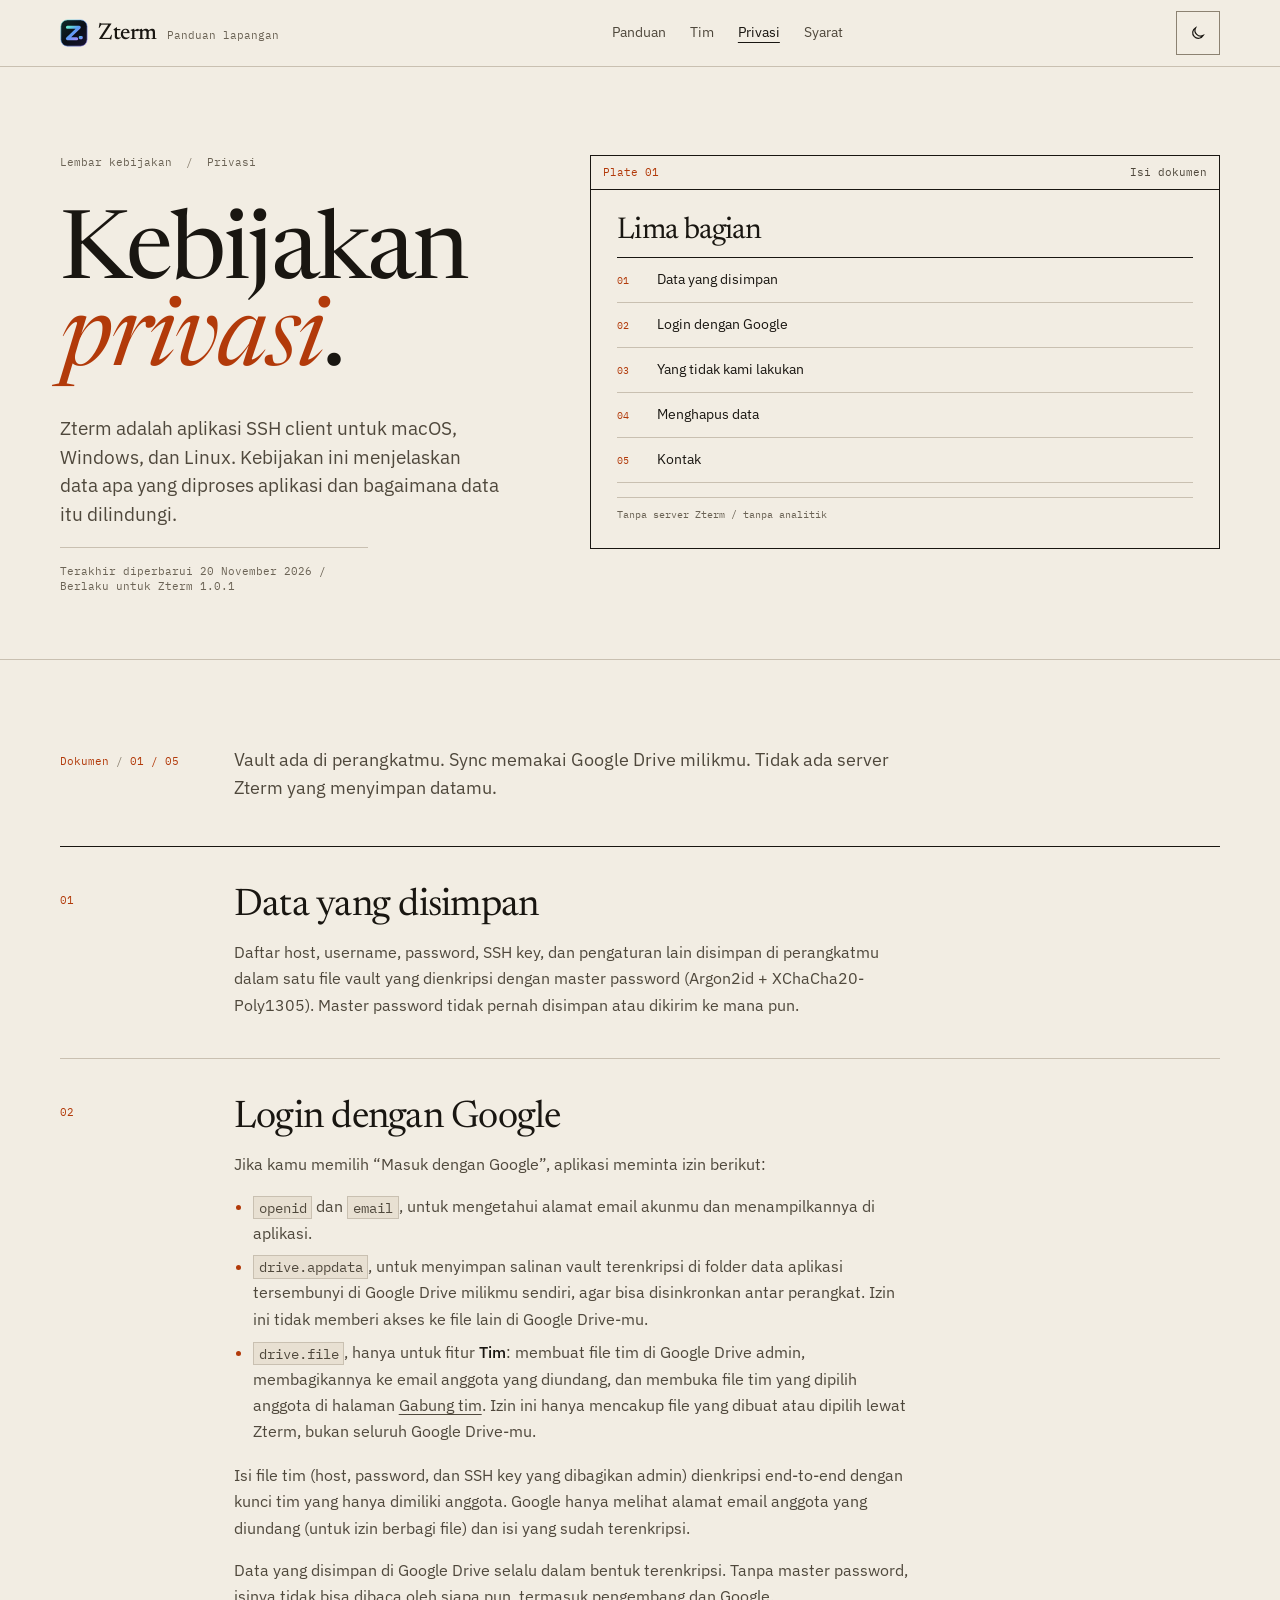
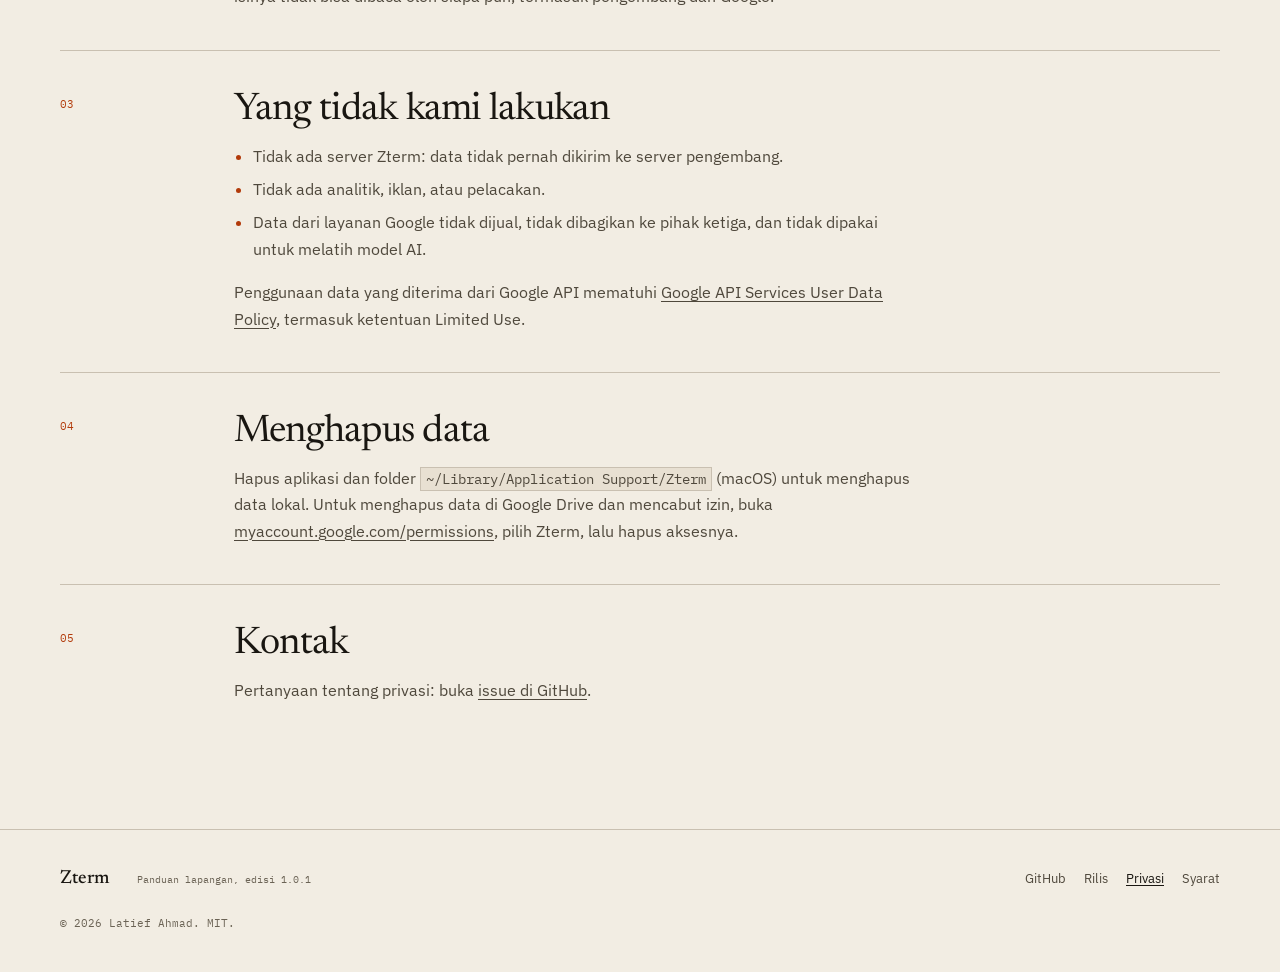
<file: site/privacy.html>
<!doctype html>
<html lang="id" data-theme="light">
<head>
  <meta charset="utf-8" />
  <meta name="viewport" content="width=device-width, initial-scale=1, viewport-fit=cover" />
  <title>Kebijakan Privasi: Zterm</title>
  <meta name="description" content="Kebijakan privasi Zterm: data yang disimpan di perangkat, izin Google Drive, enkripsi vault, dan cara menghapus data." />
  <meta name="robots" content="index, follow" />
  <link rel="canonical" href="https://latief.id/zterm/privacy.html" />
  <meta name="theme-color" content="#f2ede3" />
  <meta name="color-scheme" content="light dark" />
  <link rel="icon" href="assets/brand/favicon.svg" type="image/svg+xml" />
  <link rel="icon" href="assets/brand/favicon-32.png" sizes="32x32" type="image/png" />
  <link rel="apple-touch-icon" href="assets/brand/apple-touch-icon.png" />
  <link rel="manifest" href="site.webmanifest" />
  <script>
    try {
      var savedTheme = localStorage.getItem("theme") || localStorage.getItem("zterm-theme");
      if (savedTheme === "dark" || savedTheme === "light") {
        document.documentElement.dataset.theme = savedTheme;
      }
    } catch (e) {}
  </script>
  <link rel="preconnect" href="https://fonts.googleapis.com" />
  <link rel="preconnect" href="https://fonts.gstatic.com" crossorigin />
  <link href="https://fonts.googleapis.com/css2?family=IBM+Plex+Mono:wght@400;500&amp;family=IBM+Plex+Sans:wght@400;500;600&amp;family=Newsreader:ital,opsz,wght@0,6..72,400;0,6..72,500;1,6..72,400&amp;display=swap" rel="stylesheet" />
  <link rel="stylesheet" href="styles.css?v=2" />
</head>
<body>

<a class="skip-link" href="#main">Lewati ke konten</a>

<header class="site-header">
  <div class="wrap header-inner">
    <a class="brand" href="./" aria-label="Zterm, panduan lapangan">
      <img class="brand-mark" src="assets/brand/favicon.svg" alt="" width="28" height="28" />
      <span class="brand-text">
        <span class="brand-name">Zterm</span>
        <span class="brand-edition">Panduan lapangan</span>
      </span>
    </a>

    <nav class="primary-nav" aria-label="Navigasi utama">
      <a href="./">Panduan</a>
      <a href="team.html">Tim</a>
      <a href="privacy.html" aria-current="page">Privasi</a>
      <a href="terms.html">Syarat</a>
    </nav>

    <div class="header-tools">
      <button type="button" class="icon-button" id="themeBtn" aria-label="Aktifkan tema gelap" aria-pressed="false">
        <svg class="icon-moon" viewBox="0 0 24 24" fill="none" stroke="currentColor" stroke-width="1.8" aria-hidden="true" focusable="false"><path d="M20 15.5A8.5 8.5 0 0 1 8.5 4a8.5 8.5 0 1 0 11.5 11.5Z"/></svg>
        <svg class="icon-sun" viewBox="0 0 24 24" fill="none" stroke="currentColor" stroke-width="1.8" aria-hidden="true" focusable="false"><circle cx="12" cy="12" r="4"/><path d="M12 2v2M12 20v2M4.9 4.9l1.4 1.4M17.7 17.7l1.4 1.4M2 12h2M20 12h2M4.9 19.1l1.4-1.4M17.7 6.3l1.4-1.4"/></svg>
      </button>
      <details class="mobile-menu">
        <summary>Menu</summary>
        <nav class="mobile-nav" aria-label="Navigasi seluler">
          <a href="./">Panduan</a>
          <a href="team.html">Tim</a>
          <a href="privacy.html" aria-current="page">Privasi</a>
          <a href="terms.html">Syarat</a>
        </nav>
      </details>
    </div>
  </div>
</header>

<main id="main" tabindex="-1">

  <section class="legal-hero" aria-labelledby="legal-title">
    <div class="wrap legal-hero-inner">
      <div class="legal-intro">
        <p class="kicker"><span>Lembar kebijakan</span><span>Privasi</span></p>
        <h1 class="legal-title" id="legal-title">Kebijakan <em>privasi</em>.</h1>
        <p class="legal-lead">Zterm adalah aplikasi SSH client untuk macOS, Windows, dan Linux. Kebijakan ini menjelaskan data apa yang diproses aplikasi dan bagaimana data itu dilindungi.</p>
        <p class="legal-meta">Terakhir diperbarui 20 November 2026 / Berlaku untuk Zterm 1.0.1</p>
      </div>

      <aside class="plate legal-plate" aria-labelledby="toc-title">
        <div class="plate-bar"><span>Plate 01</span><span>Isi dokumen</span></div>
        <div class="legal-plate-body">
          <h2 id="toc-title">Lima bagian</h2>
          <ol class="legal-toc">
            <li><a href="#data"><span>01</span><span>Data yang disimpan</span></a></li>
            <li><a href="#google"><span>02</span><span>Login dengan Google</span></a></li>
            <li><a href="#tidak"><span>03</span><span>Yang tidak kami lakukan</span></a></li>
            <li><a href="#hapus"><span>04</span><span>Menghapus data</span></a></li>
            <li><a href="#kontak"><span>05</span><span>Kontak</span></a></li>
          </ol>
          <p class="legal-plate-foot">Tanpa server Zterm / tanpa analitik</p>
        </div>
      </aside>
    </div>
  </section>

  <section class="legal-body" aria-labelledby="legal-body-title">
    <div class="wrap">
      <div class="legal-body-head">
        <p class="chapter-label"><span>Dokumen</span><span>01 / 05</span></p>
        <div>
          <h2 class="sr-only" id="legal-body-title">Isi kebijakan privasi</h2>
          <p class="legal-body-deck">Vault ada di perangkatmu. Sync memakai Google Drive milikmu. Tidak ada server Zterm yang menyimpan datamu.</p>
        </div>
      </div>

      <div class="legal-sections">
        <section class="legal-section" id="data" aria-labelledby="data-title">
          <p class="legal-no">01</p>
          <div class="legal-copy">
            <h2 id="data-title">Data yang disimpan</h2>
            <p>Daftar host, username, password, SSH key, dan pengaturan lain disimpan di perangkatmu dalam satu file vault yang dienkripsi dengan master password (Argon2id + XChaCha20-Poly1305). Master password tidak pernah disimpan atau dikirim ke mana pun.</p>
          </div>
        </section>

        <section class="legal-section" id="google" aria-labelledby="google-title">
          <p class="legal-no">02</p>
          <div class="legal-copy">
            <h2 id="google-title">Login dengan Google</h2>
            <p>Jika kamu memilih “Masuk dengan Google”, aplikasi meminta izin berikut:</p>
            <ul>
              <li><code>openid</code> dan <code>email</code>, untuk mengetahui alamat email akunmu dan menampilkannya di aplikasi.</li>
              <li><code>drive.appdata</code>, untuk menyimpan salinan vault terenkripsi di folder data aplikasi tersembunyi di Google Drive milikmu sendiri, agar bisa disinkronkan antar perangkat. Izin ini tidak memberi akses ke file lain di Google Drive-mu.</li>
              <li><code>drive.file</code>, hanya untuk fitur <b>Tim</b>: membuat file tim di Google Drive admin, membagikannya ke email anggota yang diundang, dan membuka file tim yang dipilih anggota di halaman <a href="team.html">Gabung tim</a>. Izin ini hanya mencakup file yang dibuat atau dipilih lewat Zterm, bukan seluruh Google Drive-mu.</li>
            </ul>
            <p>Isi file tim (host, password, dan SSH key yang dibagikan admin) dienkripsi end-to-end dengan kunci tim yang hanya dimiliki anggota. Google hanya melihat alamat email anggota yang diundang (untuk izin berbagi file) dan isi yang sudah terenkripsi.</p>
            <p>Data yang disimpan di Google Drive selalu dalam bentuk terenkripsi. Tanpa master password, isinya tidak bisa dibaca oleh siapa pun, termasuk pengembang dan Google.</p>
          </div>
        </section>

        <section class="legal-section" id="tidak" aria-labelledby="tidak-title">
          <p class="legal-no">03</p>
          <div class="legal-copy">
            <h2 id="tidak-title">Yang tidak kami lakukan</h2>
            <ul>
              <li>Tidak ada server Zterm: data tidak pernah dikirim ke server pengembang.</li>
              <li>Tidak ada analitik, iklan, atau pelacakan.</li>
              <li>Data dari layanan Google tidak dijual, tidak dibagikan ke pihak ketiga, dan tidak dipakai untuk melatih model AI.</li>
            </ul>
            <p>Penggunaan data yang diterima dari Google API mematuhi <a href="https://developers.google.com/terms/api-services-user-data-policy">Google API Services User Data Policy</a>, termasuk ketentuan Limited Use.</p>
          </div>
        </section>

        <section class="legal-section" id="hapus" aria-labelledby="hapus-title">
          <p class="legal-no">04</p>
          <div class="legal-copy">
            <h2 id="hapus-title">Menghapus data</h2>
            <p>Hapus aplikasi dan folder <code>~/Library/Application Support/Zterm</code> (macOS) untuk menghapus data lokal. Untuk menghapus data di Google Drive dan mencabut izin, buka <a href="https://myaccount.google.com/permissions">myaccount.google.com/permissions</a>, pilih Zterm, lalu hapus aksesnya.</p>
          </div>
        </section>

        <section class="legal-section" id="kontak" aria-labelledby="kontak-title">
          <p class="legal-no">05</p>
          <div class="legal-copy">
            <h2 id="kontak-title">Kontak</h2>
            <p>Pertanyaan tentang privasi: buka <a href="https://github.com/latiefahmad/zterm/issues">issue di GitHub</a>.</p>
          </div>
        </section>
      </div>
    </div>
  </section>

</main>

<footer class="site-footer">
  <div class="wrap footer-inner">
    <span class="footer-brand">Zterm</span>
    <span class="footer-tagline">Panduan lapangan, edisi 1.0.1</span>
    <nav class="footer-nav" aria-label="Tautan footer">
      <a href="https://github.com/latiefahmad/zterm">GitHub</a>
      <a href="https://github.com/latiefahmad/zterm/releases">Rilis</a>
      <a href="privacy.html" aria-current="page">Privasi</a>
      <a href="terms.html">Syarat</a>
    </nav>
    <p class="footer-legal">© 2026 Latief Ahmad. MIT.</p>
  </div>
</footer>

<button class="to-top" id="toTop" type="button" aria-label="Kembali ke atas" hidden>
  <svg viewBox="0 0 24 24" fill="none" stroke="currentColor" stroke-width="1.8" aria-hidden="true" focusable="false"><path d="M12 19V5M5 12l7-7 7 7"/></svg>
  <span>Ke atas</span>
</button>

<script src="site-ui.js?v=2" defer></script>
</body>
</html>
</file>
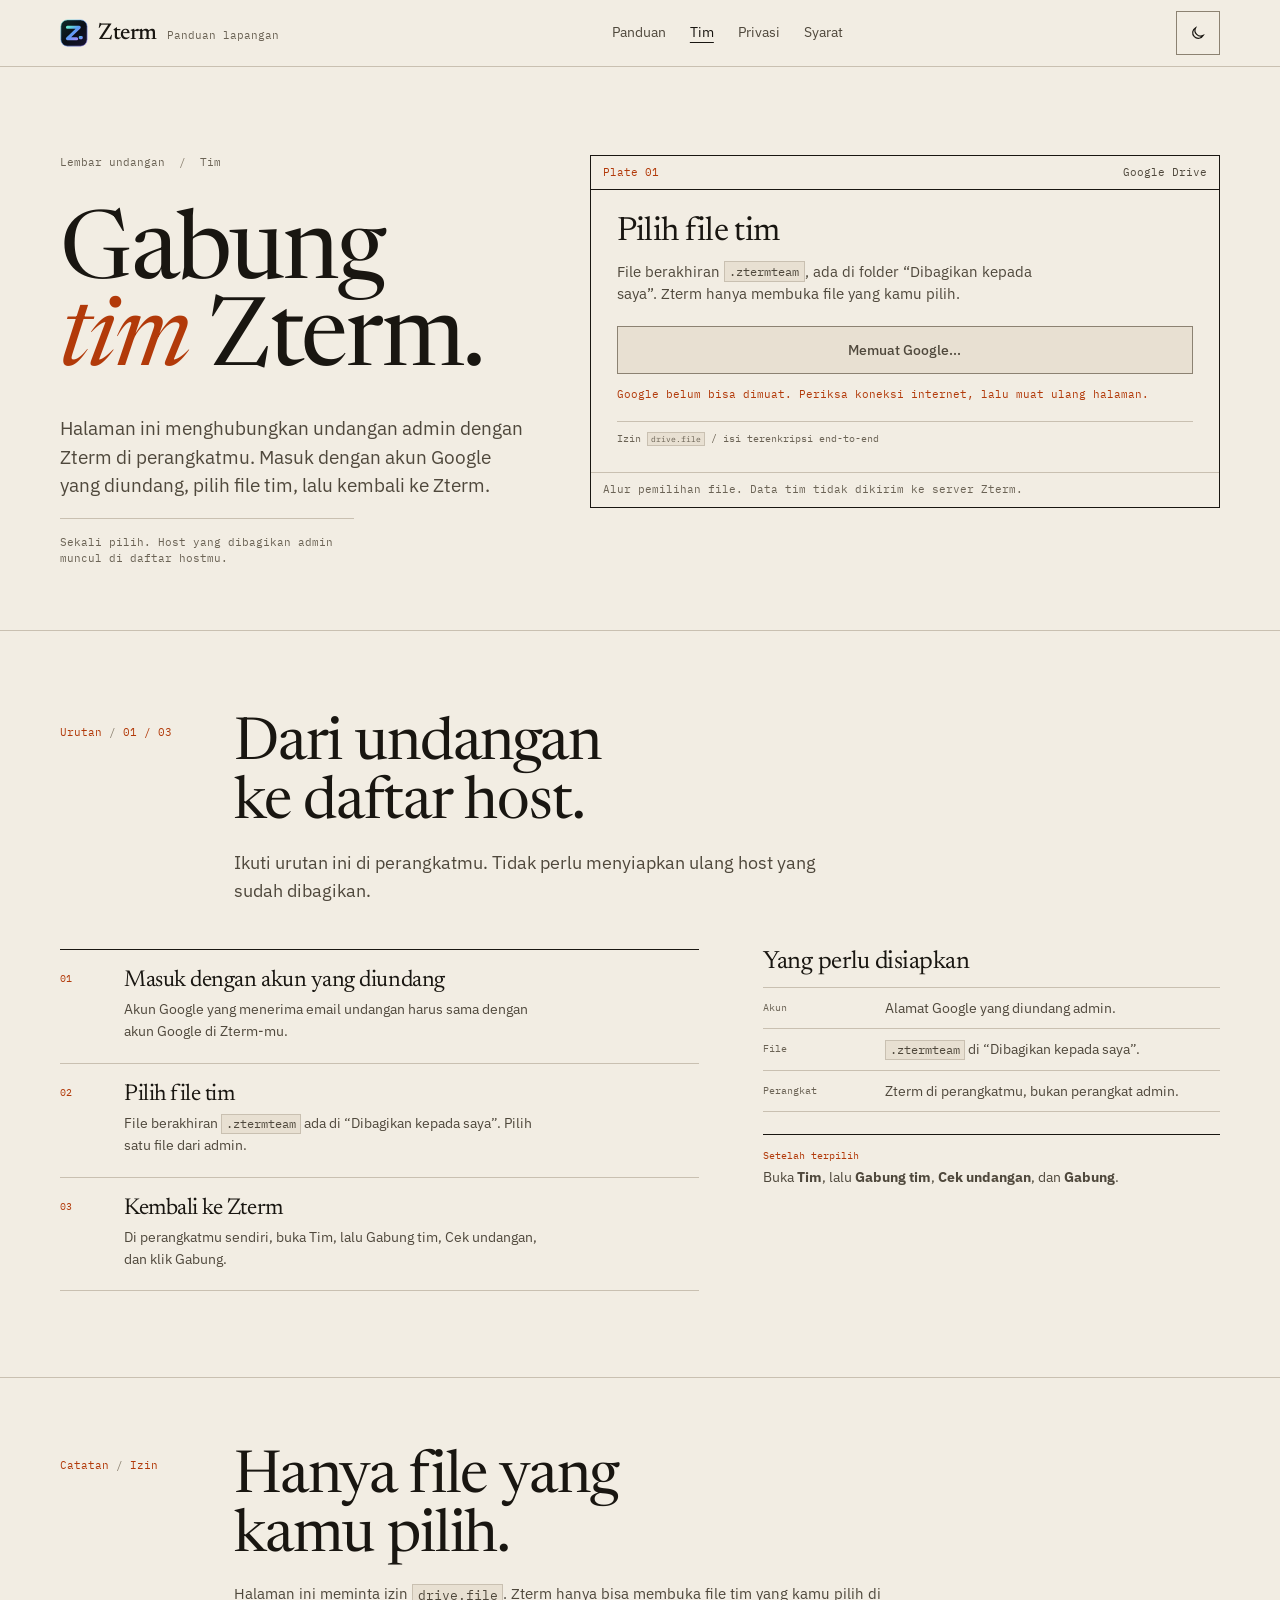
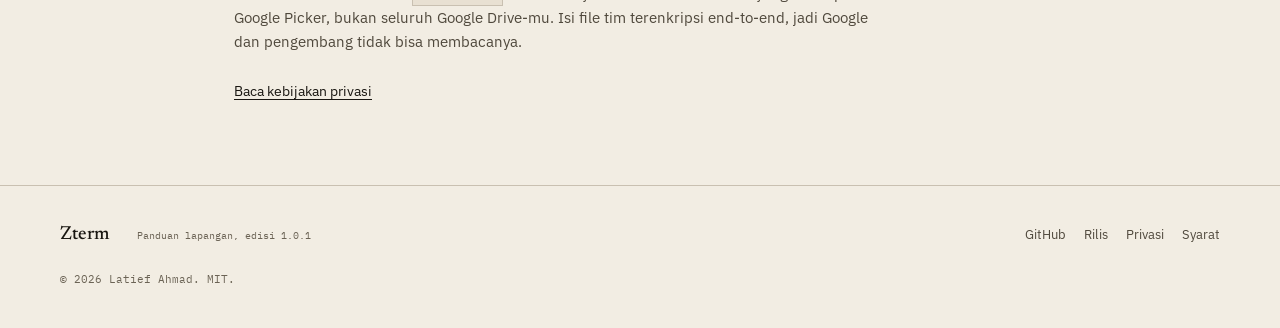
<file: site/team.html>
<!doctype html>
<html lang="id" data-theme="light">
<head>
  <meta charset="utf-8" />
  <meta name="viewport" content="width=device-width, initial-scale=1, viewport-fit=cover" />
  <title>Gabung tim Zterm: pilih file tim</title>
  <meta name="description" content="Halaman undangan tim Zterm. Masuk dengan akun Google yang diundang, pilih file .ztermteam, lalu kembali ke Zterm." />
  <meta name="robots" content="noindex" />
  <link rel="canonical" href="https://latief.id/zterm/team.html" />
  <meta name="theme-color" content="#f2ede3" />
  <meta name="color-scheme" content="light dark" />
  <link rel="icon" href="assets/brand/favicon.svg" type="image/svg+xml" />
  <link rel="icon" href="assets/brand/favicon-32.png" sizes="32x32" type="image/png" />
  <link rel="apple-touch-icon" href="assets/brand/apple-touch-icon.png" />
  <script>
    try {
      var savedTheme = localStorage.getItem("theme") || localStorage.getItem("zterm-theme");
      if (savedTheme === "dark" || savedTheme === "light") {
        document.documentElement.dataset.theme = savedTheme;
      }
    } catch (e) {}
  </script>
  <link rel="preconnect" href="https://fonts.googleapis.com" />
  <link rel="preconnect" href="https://fonts.gstatic.com" crossorigin />
  <link href="https://fonts.googleapis.com/css2?family=IBM+Plex+Mono:wght@400;500&amp;family=IBM+Plex+Sans:wght@400;500;600&amp;family=Newsreader:ital,opsz,wght@0,6..72,400;0,6..72,500;1,6..72,400&amp;display=swap" rel="stylesheet" />
  <link rel="stylesheet" href="styles.css?v=2" />
</head>
<body>

<a class="skip-link" href="#main">Lewati ke konten</a>

<header class="site-header">
  <div class="wrap header-inner">
    <a class="brand" href="./" aria-label="Zterm, panduan lapangan">
      <img class="brand-mark" src="assets/brand/favicon.svg" alt="" width="28" height="28" />
      <span class="brand-text">
        <span class="brand-name">Zterm</span>
        <span class="brand-edition">Panduan lapangan</span>
      </span>
    </a>

    <nav class="primary-nav" aria-label="Navigasi utama">
      <a href="./">Panduan</a>
      <a href="team.html" aria-current="page">Tim</a>
      <a href="privacy.html">Privasi</a>
      <a href="terms.html">Syarat</a>
    </nav>

    <div class="header-tools">
      <button type="button" class="icon-button" id="themeBtn" aria-label="Aktifkan tema gelap" aria-pressed="false">
        <svg class="icon-moon" viewBox="0 0 24 24" fill="none" stroke="currentColor" stroke-width="1.8" aria-hidden="true" focusable="false"><path d="M20 15.5A8.5 8.5 0 0 1 8.5 4a8.5 8.5 0 1 0 11.5 11.5Z"/></svg>
        <svg class="icon-sun" viewBox="0 0 24 24" fill="none" stroke="currentColor" stroke-width="1.8" aria-hidden="true" focusable="false"><circle cx="12" cy="12" r="4"/><path d="M12 2v2M12 20v2M4.9 4.9l1.4 1.4M17.7 17.7l1.4 1.4M2 12h2M20 12h2M4.9 19.1l1.4-1.4M17.7 6.3l1.4-1.4"/></svg>
      </button>
      <details class="mobile-menu">
        <summary>Menu</summary>
        <nav class="mobile-nav" aria-label="Navigasi seluler">
          <a href="./">Panduan</a>
          <a href="team.html" aria-current="page">Tim</a>
          <a href="privacy.html">Privasi</a>
          <a href="terms.html">Syarat</a>
        </nav>
      </details>
    </div>
  </div>
</header>

<main id="main" tabindex="-1">

  <section class="team-hero" aria-labelledby="team-title">
    <div class="wrap team-hero-inner">
      <div class="team-intro">
        <p class="kicker"><span>Lembar undangan</span><span>Tim</span></p>
        <h1 class="team-title" id="team-title">Gabung <em>tim</em> Zterm.</h1>
        <p class="team-lead">Halaman ini menghubungkan undangan admin dengan Zterm di perangkatmu. Masuk dengan akun Google yang diundang, pilih file tim, lalu kembali ke Zterm.</p>
        <p class="team-meta">Sekali pilih. Host yang dibagikan admin muncul di daftar hostmu.</p>
      </div>

      <section class="plate team-plate" aria-labelledby="pick-title">
        <div class="plate-bar"><span>Plate 01</span><span>Google Drive</span></div>
        <div class="team-plate-body">
          <h2 id="pick-title">Pilih file tim</h2>
          <p id="pick-note">File berakhiran <code>.ztermteam</code>, ada di folder “Dibagikan kepada saya”. Zterm hanya membuka file yang kamu pilih.</p>
          <button class="button button-primary team-action" id="pick" type="button" aria-describedby="pick-note" disabled>Memuat Google...</button>
          <p class="team-status" id="status" role="status" aria-live="polite" aria-atomic="true"></p>

          <div class="team-done" id="done" hidden>
            <p class="team-done-label">Langkah 02 / Selesai</p>
            <h3 id="doneTitle" tabindex="-1">File tim terpilih</h3>
            <p class="team-done-text" id="doneText">Kembali ke Zterm, lalu buka Tim, Gabung tim, Cek undangan.</p>
            <p class="team-code-label" id="fileIdLabel">ID file tim</p>
            <div class="team-code">
              <code id="fileId"></code>
              <button class="button team-copy" id="copy" type="button" aria-describedby="fileIdLabel">Salin</button>
            </div>
            <p class="team-hint">Kalau undangan belum muncul, tempel ID ini di kolom “link / ID file tim”.</p>
          </div>

          <noscript>
            <p class="team-status is-error">JavaScript diperlukan untuk membuka Google Picker. Aktifkan JavaScript lalu muat ulang halaman.</p>
          </noscript>
          <p class="team-plate-foot">Izin <code>drive.file</code> / isi terenkripsi end-to-end</p>
        </div>
        <p class="plate-caption">Alur pemilihan file. Data tim tidak dikirim ke server Zterm.</p>
      </section>
    </div>
  </section>

  <section class="team-ledger" aria-labelledby="steps-title">
    <div class="wrap">
      <header class="chapter-head">
        <p class="chapter-label"><span>Urutan</span><span>01 / 03</span></p>
        <div>
          <h2 class="chapter-title" id="steps-title">Dari undangan ke daftar host.</h2>
          <p class="chapter-deck">Ikuti urutan ini di perangkatmu. Tidak perlu menyiapkan ulang host yang sudah dibagikan.</p>
        </div>
      </header>

      <div class="team-ledger-body">
        <ol class="team-steps">
          <li>
            <span class="team-step-no">01</span>
            <div>
              <h3>Masuk dengan akun yang diundang</h3>
              <p>Akun Google yang menerima email undangan harus sama dengan akun Google di Zterm-mu.</p>
            </div>
          </li>
          <li>
            <span class="team-step-no">02</span>
            <div>
              <h3>Pilih file tim</h3>
              <p>File berakhiran <code>.ztermteam</code> ada di “Dibagikan kepada saya”. Pilih satu file dari admin.</p>
            </div>
          </li>
          <li>
            <span class="team-step-no">03</span>
            <div>
              <h3>Kembali ke Zterm</h3>
              <p>Di perangkatmu sendiri, buka Tim, lalu Gabung tim, Cek undangan, dan klik Gabung.</p>
            </div>
          </li>
        </ol>

        <aside class="team-aside" aria-labelledby="need-title">
          <h3 id="need-title">Yang perlu disiapkan</h3>
          <dl class="spec-list">
            <div><dt>Akun</dt><dd>Alamat Google yang diundang admin.</dd></div>
            <div><dt>File</dt><dd><code>.ztermteam</code> di “Dibagikan kepada saya”.</dd></div>
            <div><dt>Perangkat</dt><dd>Zterm di perangkatmu, bukan perangkat admin.</dd></div>
          </dl>
          <div class="team-after">
            <p class="team-after-label">Setelah terpilih</p>
            <p>Buka <b>Tim</b>, lalu <b>Gabung tim</b>, <b>Cek undangan</b>, dan <b>Gabung</b>.</p>
          </div>
        </aside>
      </div>
    </div>
  </section>

  <section class="team-security" aria-labelledby="security-title">
    <div class="wrap team-security-inner">
      <p class="chapter-label"><span>Catatan</span><span>Izin</span></p>
      <div class="team-security-body">
        <h2 class="chapter-title" id="security-title">Hanya file yang kamu pilih.</h2>
        <p>Halaman ini meminta izin <code>drive.file</code>. Zterm hanya bisa membuka file tim yang kamu pilih di Google Picker, bukan seluruh Google Drive-mu. Isi file tim terenkripsi end-to-end, jadi Google dan pengembang tidak bisa membacanya.</p>
        <p><a class="text-link" href="privacy.html">Baca kebijakan privasi</a></p>
      </div>
    </div>
  </section>

</main>

<footer class="site-footer">
  <div class="wrap footer-inner">
    <span class="footer-brand">Zterm</span>
    <span class="footer-tagline">Panduan lapangan, edisi 1.0.1</span>
    <nav class="footer-nav" aria-label="Tautan footer">
      <a href="https://github.com/latiefahmad/zterm">GitHub</a>
      <a href="https://github.com/latiefahmad/zterm/releases">Rilis</a>
      <a href="privacy.html">Privasi</a>
      <a href="terms.html">Syarat</a>
    </nav>
    <p class="footer-legal">© 2026 Latief Ahmad. MIT.</p>
  </div>
</footer>

<button class="to-top" id="toTop" type="button" aria-label="Kembali ke atas" hidden>
  <svg viewBox="0 0 24 24" fill="none" stroke="currentColor" stroke-width="1.8" aria-hidden="true" focusable="false"><path d="M12 19V5M5 12l7-7 7 7"/></svg>
  <span>Ke atas</span>
</button>

<script>
  const themeBtn = document.getElementById("themeBtn");
  const themeMeta = document.querySelector('meta[name="theme-color"]');
  const root = document.documentElement;

  function applyThemeLabel() {
    const dark = root.dataset.theme === "dark";
    themeBtn.setAttribute("aria-label", dark ? "Aktifkan tema terang" : "Aktifkan tema gelap");
    themeBtn.setAttribute("aria-pressed", dark ? "true" : "false");
    if (themeMeta) themeMeta.setAttribute("content", dark ? "#171410" : "#f2ede3");
  }

  function applyTheme(theme) {
    const next = theme === "dark" ? "dark" : "light";
    root.dataset.theme = next;
    applyThemeLabel();
    try { localStorage.setItem("theme", next); } catch (e) {}
  }

  applyThemeLabel();
  themeBtn.addEventListener("click", () => {
    applyTheme(root.dataset.theme === "dark" ? "light" : "dark");
  });
  window.ztermThemeBound = true;

  const CLIENT_ID = "903065765040-rh0pb3g4c4nglvnq0gvhbk94soiclj8b.apps.googleusercontent.com";
  // Diisi saat deploy oleh .github/workflows/pages.yml dari secret GOOGLE_PICKER_API_KEY.
  const API_KEY = "__GOOGLE_PICKER_API_KEY__";
  const APP_ID = "903065765040";
  const MIME = "application/vnd.zterm.team";

  const btn = document.getElementById("pick");
  const statusEl = document.getElementById("status");
  const doneEl = document.getElementById("done");
  const doneTitle = document.getElementById("doneTitle");
  const doneText = document.getElementById("doneText");
  const fileIdEl = document.getElementById("fileId");
  const copyBtn = document.getElementById("copy");

  let tokenClient, token, pickerReady = false, gisReady = false, loadTimer, copyTimer;

  function setStatus(text, err) {
    statusEl.textContent = text || "";
    statusEl.classList.toggle("is-error", !!err);
  }

  function ready() {
    if (!pickerReady || !gisReady) return;
    clearTimeout(loadTimer);
    if (btn.disabled) {
      btn.disabled = false;
      btn.textContent = "Masuk dan pilih file tim";
      setStatus("");
    }
  }

  function onGoogleLoadError() {
    clearTimeout(loadTimer);
    if (btn.disabled) {
      setStatus("Google belum bisa dimuat. Periksa koneksi internet, lalu muat ulang halaman.", true);
    }
  }

  loadTimer = setTimeout(onGoogleLoadError, 15000);

  window.onGapiLoad = () => {
    try {
      gapi.load("picker", () => { pickerReady = true; ready(); });
    } catch (e) {
      onGoogleLoadError();
    }
  };

  window.onGisLoad = () => {
    try {
      tokenClient = google.accounts.oauth2.initTokenClient({
        client_id: CLIENT_ID,
        scope: "https://www.googleapis.com/auth/drive.file",
        callback: (resp) => {
          if (resp.error) {
            setStatus(resp.error === "access_denied"
              ? "Login Google dibatalkan. Coba lagi kalau ingin melanjutkan."
              : "Login Google gagal. Muat ulang halaman lalu coba lagi.", true);
            return;
          }
          token = resp.access_token;
          showPicker();
        },
        error_callback: (err) => {
          setStatus(err && err.type === "popup_failed_to_open"
            ? "Jendela login Google diblokir. Izinkan pop-up lalu coba lagi."
            : "Login Google tidak selesai. Coba lagi.", true);
        },
      });
      gisReady = true;
      ready();
    } catch (e) {
      onGoogleLoadError();
    }
  };

  function showPicker() {
    setStatus("");
    try {
      const shared = new google.picker.DocsView(google.picker.ViewId.DOCS)
        .setMimeTypes(MIME).setOwnedByMe(false).setMode(google.picker.DocsViewMode.LIST);
      const all = new google.picker.DocsView(google.picker.ViewId.DOCS).setMimeTypes(MIME).setMode(google.picker.DocsViewMode.LIST);
      new google.picker.PickerBuilder()
        .setTitle("Pilih file tim Zterm (.ztermteam)")
        .addView(shared)
        .addView(all)
        .setOAuthToken(token)
        .setDeveloperKey(API_KEY)
        .setAppId(APP_ID)
        .setLocale("id")
        .setCallback(onPicked)
        .build()
        .setVisible(true);
    } catch (e) {
      setStatus("Google Picker gagal dibuka. Muat ulang halaman lalu coba lagi.", true);
    }
  }

  function onPicked(data) {
    if (data.action === google.picker.Action.CANCEL) {
      setStatus(doneEl.hidden ? "Belum ada file yang dipilih." : "File sebelumnya tetap terpilih.");
      return;
    }
    if (data.action !== google.picker.Action.PICKED) return;
    const doc = data.docs && data.docs[0];
    if (!doc || !doc.id) {
      setStatus("File tim tidak terbaca. Coba pilih ulang.", true);
      return;
    }
    fileIdEl.textContent = doc.id;
    const name = (doc.name || "Tim").replace(/\.ztermteam$/, "");
    doneText.textContent = `Tim “${name}” siap. Kembali ke Zterm, lalu buka Tim, Gabung tim, Cek undangan.`;
    doneEl.hidden = false;
    setStatus("ID file siap disalin.");
    btn.textContent = "Pilih file tim lain";
    doneTitle.focus();
  }

  btn.addEventListener("click", () => {
    if (token) {
      showPicker();
      return;
    }
    if (!tokenClient) {
      onGoogleLoadError();
      return;
    }
    try {
      tokenClient.requestAccessToken({ prompt: "" });
    } catch (e) {
      setStatus("Login Google gagal dibuka. Muat ulang halaman lalu coba lagi.", true);
    }
  });

  copyBtn.addEventListener("click", async () => {
    const text = fileIdEl.textContent;
    clearTimeout(copyTimer);
    try {
      await navigator.clipboard.writeText(text);
      copyBtn.textContent = "Tersalin";
      setStatus("ID file disalin.");
    } catch (e) {
      copyBtn.textContent = "Teks dipilih";
      setStatus("Salin manual: teks ID sudah dipilih.");
      const range = document.createRange();
      range.selectNodeContents(fileIdEl);
      const selection = window.getSelection();
      selection.removeAllRanges();
      selection.addRange(range);
    }
    copyTimer = setTimeout(() => { copyBtn.textContent = "Salin"; }, 1800);
  });
</script>
<script async defer src="https://apis.google.com/js/api.js" onload="onGapiLoad()" onerror="onGoogleLoadError()"></script>
<script async defer src="https://accounts.google.com/gsi/client" onload="onGisLoad()" onerror="onGoogleLoadError()"></script>
<script src="site-ui.js?v=2" defer></script>
</body>
</html>
</file>
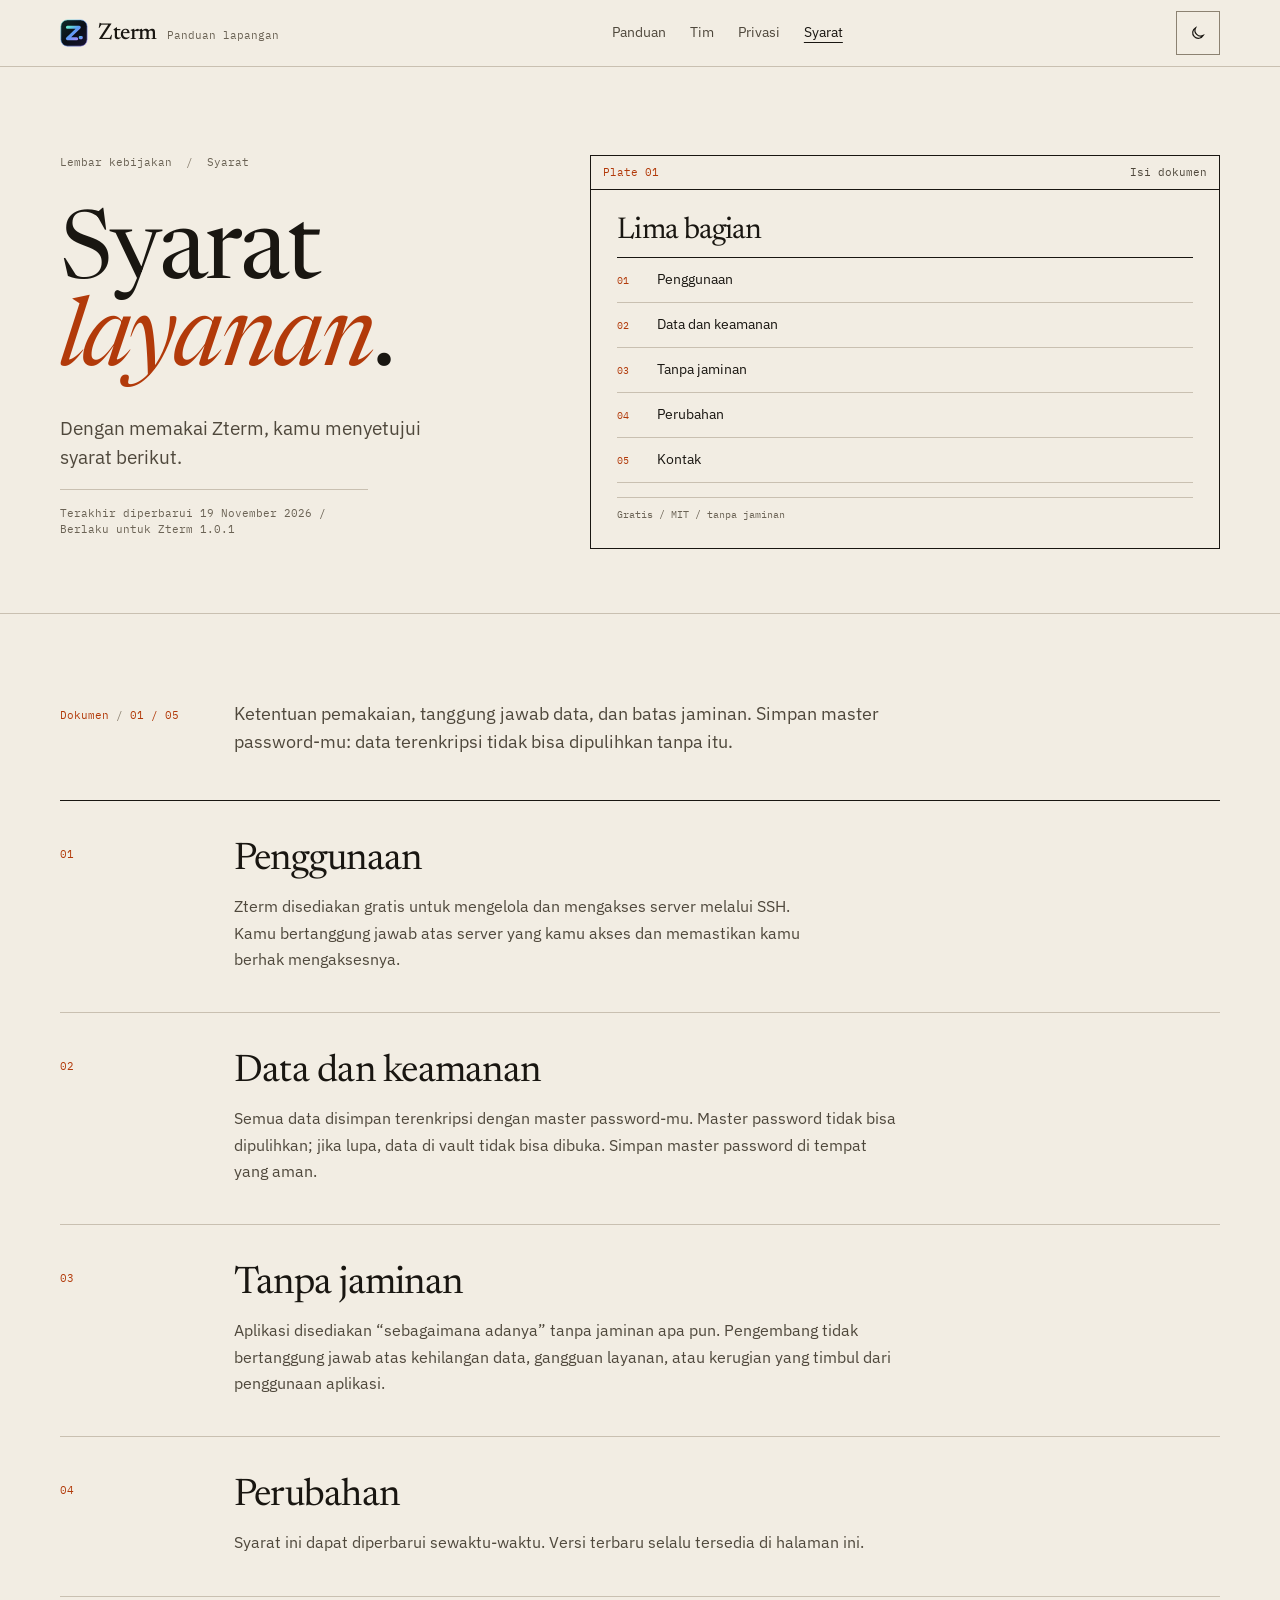
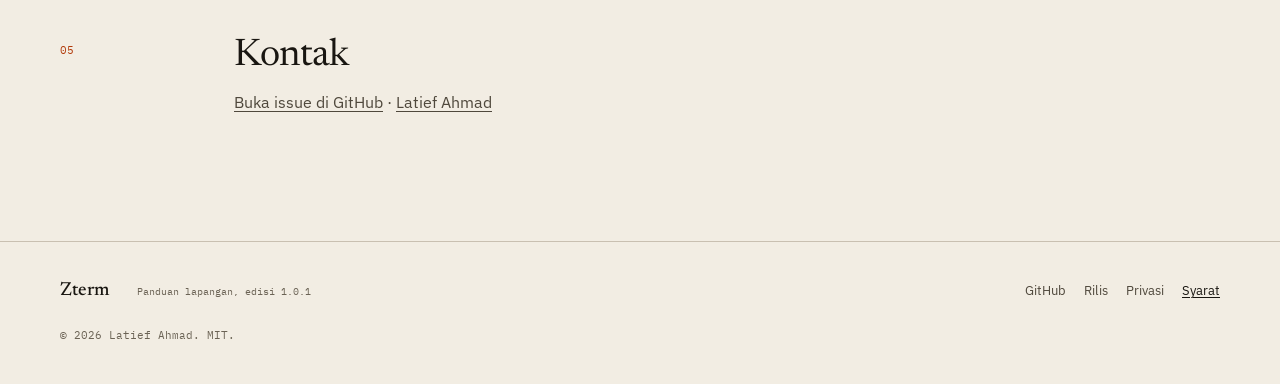
<file: site/terms.html>
<!doctype html>
<html lang="id" data-theme="light">
<head>
  <meta charset="utf-8" />
  <meta name="viewport" content="width=device-width, initial-scale=1, viewport-fit=cover" />
  <title>Syarat Layanan: Zterm</title>
  <meta name="description" content="Syarat layanan Zterm: penggunaan aplikasi, tanggung jawab data dan keamanan, batas jaminan, serta kontak." />
  <meta name="robots" content="index, follow" />
  <link rel="canonical" href="https://latief.id/zterm/terms.html" />
  <meta name="theme-color" content="#f2ede3" />
  <meta name="color-scheme" content="light dark" />
  <link rel="icon" href="assets/brand/favicon.svg" type="image/svg+xml" />
  <link rel="icon" href="assets/brand/favicon-32.png" sizes="32x32" type="image/png" />
  <link rel="apple-touch-icon" href="assets/brand/apple-touch-icon.png" />
  <link rel="manifest" href="site.webmanifest" />
  <script>
    try {
      var savedTheme = localStorage.getItem("theme") || localStorage.getItem("zterm-theme");
      if (savedTheme === "dark" || savedTheme === "light") {
        document.documentElement.dataset.theme = savedTheme;
      }
    } catch (e) {}
  </script>
  <link rel="preconnect" href="https://fonts.googleapis.com" />
  <link rel="preconnect" href="https://fonts.gstatic.com" crossorigin />
  <link href="https://fonts.googleapis.com/css2?family=IBM+Plex+Mono:wght@400;500&amp;family=IBM+Plex+Sans:wght@400;500;600&amp;family=Newsreader:ital,opsz,wght@0,6..72,400;0,6..72,500;1,6..72,400&amp;display=swap" rel="stylesheet" />
  <link rel="stylesheet" href="styles.css?v=2" />
</head>
<body>

<a class="skip-link" href="#main">Lewati ke konten</a>

<header class="site-header">
  <div class="wrap header-inner">
    <a class="brand" href="./" aria-label="Zterm, panduan lapangan">
      <img class="brand-mark" src="assets/brand/favicon.svg" alt="" width="28" height="28" />
      <span class="brand-text">
        <span class="brand-name">Zterm</span>
        <span class="brand-edition">Panduan lapangan</span>
      </span>
    </a>

    <nav class="primary-nav" aria-label="Navigasi utama">
      <a href="./">Panduan</a>
      <a href="team.html">Tim</a>
      <a href="privacy.html">Privasi</a>
      <a href="terms.html" aria-current="page">Syarat</a>
    </nav>

    <div class="header-tools">
      <button type="button" class="icon-button" id="themeBtn" aria-label="Aktifkan tema gelap" aria-pressed="false">
        <svg class="icon-moon" viewBox="0 0 24 24" fill="none" stroke="currentColor" stroke-width="1.8" aria-hidden="true" focusable="false"><path d="M20 15.5A8.5 8.5 0 0 1 8.5 4a8.5 8.5 0 1 0 11.5 11.5Z"/></svg>
        <svg class="icon-sun" viewBox="0 0 24 24" fill="none" stroke="currentColor" stroke-width="1.8" aria-hidden="true" focusable="false"><circle cx="12" cy="12" r="4"/><path d="M12 2v2M12 20v2M4.9 4.9l1.4 1.4M17.7 17.7l1.4 1.4M2 12h2M20 12h2M4.9 19.1l1.4-1.4M17.7 6.3l1.4-1.4"/></svg>
      </button>
      <details class="mobile-menu">
        <summary>Menu</summary>
        <nav class="mobile-nav" aria-label="Navigasi seluler">
          <a href="./">Panduan</a>
          <a href="team.html">Tim</a>
          <a href="privacy.html">Privasi</a>
          <a href="terms.html" aria-current="page">Syarat</a>
        </nav>
      </details>
    </div>
  </div>
</header>

<main id="main" tabindex="-1">

  <section class="legal-hero" aria-labelledby="legal-title">
    <div class="wrap legal-hero-inner">
      <div class="legal-intro">
        <p class="kicker"><span>Lembar kebijakan</span><span>Syarat</span></p>
        <h1 class="legal-title" id="legal-title">Syarat <em>layanan</em>.</h1>
        <p class="legal-lead">Dengan memakai Zterm, kamu menyetujui syarat berikut.</p>
        <p class="legal-meta">Terakhir diperbarui 19 November 2026 / Berlaku untuk Zterm 1.0.1</p>
      </div>

      <aside class="plate legal-plate" aria-labelledby="toc-title">
        <div class="plate-bar"><span>Plate 01</span><span>Isi dokumen</span></div>
        <div class="legal-plate-body">
          <h2 id="toc-title">Lima bagian</h2>
          <ol class="legal-toc">
            <li><a href="#penggunaan"><span>01</span><span>Penggunaan</span></a></li>
            <li><a href="#data"><span>02</span><span>Data dan keamanan</span></a></li>
            <li><a href="#jaminan"><span>03</span><span>Tanpa jaminan</span></a></li>
            <li><a href="#perubahan"><span>04</span><span>Perubahan</span></a></li>
            <li><a href="#kontak"><span>05</span><span>Kontak</span></a></li>
          </ol>
          <p class="legal-plate-foot">Gratis / MIT / tanpa jaminan</p>
        </div>
      </aside>
    </div>
  </section>

  <section class="legal-body" aria-labelledby="legal-body-title">
    <div class="wrap">
      <div class="legal-body-head">
        <p class="chapter-label"><span>Dokumen</span><span>01 / 05</span></p>
        <div>
          <h2 class="sr-only" id="legal-body-title">Isi syarat layanan</h2>
          <p class="legal-body-deck">Ketentuan pemakaian, tanggung jawab data, dan batas jaminan. Simpan master password-mu: data terenkripsi tidak bisa dipulihkan tanpa itu.</p>
        </div>
      </div>

      <div class="legal-sections">
        <section class="legal-section" id="penggunaan" aria-labelledby="penggunaan-title">
          <p class="legal-no">01</p>
          <div class="legal-copy">
            <h2 id="penggunaan-title">Penggunaan</h2>
            <p>Zterm disediakan gratis untuk mengelola dan mengakses server melalui SSH. Kamu bertanggung jawab atas server yang kamu akses dan memastikan kamu berhak mengaksesnya.</p>
          </div>
        </section>

        <section class="legal-section" id="data" aria-labelledby="data-title">
          <p class="legal-no">02</p>
          <div class="legal-copy">
            <h2 id="data-title">Data dan keamanan</h2>
            <p>Semua data disimpan terenkripsi dengan master password-mu. Master password tidak bisa dipulihkan; jika lupa, data di vault tidak bisa dibuka. Simpan master password di tempat yang aman.</p>
          </div>
        </section>

        <section class="legal-section" id="jaminan" aria-labelledby="jaminan-title">
          <p class="legal-no">03</p>
          <div class="legal-copy">
            <h2 id="jaminan-title">Tanpa jaminan</h2>
            <p>Aplikasi disediakan “sebagaimana adanya” tanpa jaminan apa pun. Pengembang tidak bertanggung jawab atas kehilangan data, gangguan layanan, atau kerugian yang timbul dari penggunaan aplikasi.</p>
          </div>
        </section>

        <section class="legal-section" id="perubahan" aria-labelledby="perubahan-title">
          <p class="legal-no">04</p>
          <div class="legal-copy">
            <h2 id="perubahan-title">Perubahan</h2>
            <p>Syarat ini dapat diperbarui sewaktu-waktu. Versi terbaru selalu tersedia di halaman ini.</p>
          </div>
        </section>

        <section class="legal-section" id="kontak" aria-labelledby="kontak-title">
          <p class="legal-no">05</p>
          <div class="legal-copy">
            <h2 id="kontak-title">Kontak</h2>
            <p><a href="https://github.com/latiefahmad/zterm/issues">Buka issue di GitHub</a> · <a href="https://github.com/latiefahmad">Latief Ahmad</a></p>
          </div>
        </section>
      </div>
    </div>
  </section>

</main>

<footer class="site-footer">
  <div class="wrap footer-inner">
    <span class="footer-brand">Zterm</span>
    <span class="footer-tagline">Panduan lapangan, edisi 1.0.1</span>
    <nav class="footer-nav" aria-label="Tautan footer">
      <a href="https://github.com/latiefahmad/zterm">GitHub</a>
      <a href="https://github.com/latiefahmad/zterm/releases">Rilis</a>
      <a href="privacy.html">Privasi</a>
      <a href="terms.html" aria-current="page">Syarat</a>
    </nav>
    <p class="footer-legal">© 2026 Latief Ahmad. MIT.</p>
  </div>
</footer>

<button class="to-top" id="toTop" type="button" aria-label="Kembali ke atas" hidden>
  <svg viewBox="0 0 24 24" fill="none" stroke="currentColor" stroke-width="1.8" aria-hidden="true" focusable="false"><path d="M12 19V5M5 12l7-7 7 7"/></svg>
  <span>Ke atas</span>
</button>

<script src="site-ui.js?v=2" defer></script>
</body>
</html>
</file>
<file: site/styles.css>
/* Zterm field manual
   Warm paper, black ink, one burnt-orange accent.
   No gradients, glass, glow, or floating cards. */

:root {
  color-scheme: light;
  --paper: #f2ede3;
  --paper-2: #e8e0d2;
  --paper-3: #ded4c3;
  --ink: #191611;
  --ink-2: #4f483c;
  --ink-3: #6b6355;
  --rule: #c9c0b1;
  --rule-strong: #8c8272;
  --accent: #b23a0a;
  --accent-ink: #fff7ed;
  --olive: #3f5d3a;
  --term: #1b1813;
  --term-ink: #e8e0d2;
  --term-muted: #a49a88;
  --term-accent: #f0a06a;
  --focus: #b23a0a;
  --max: 1240px;
  --gutter: clamp(18px, 4vw, 40px);
  --f-display: "Newsreader", "Iowan Old Style", "Palatino Linotype", Georgia, serif;
  --f-text: "IBM Plex Sans", "Segoe UI", sans-serif;
  --f-mono: "IBM Plex Mono", "SFMono-Regular", Consolas, monospace;
}

[data-theme="dark"] {
  color-scheme: dark;
  --paper: #171410;
  --paper-2: #211d17;
  --paper-3: #2b261e;
  --ink: #f2ece0;
  --ink-2: #c9c0b1;
  --ink-3: #a49a88;
  --rule: #3b342a;
  --rule-strong: #6e6556;
  --accent: #ff8a4c;
  --accent-ink: #1b1209;
  --olive: #a8c29a;
  --term: #0f0d0a;
  --term-ink: #f2ece0;
  --term-muted: #a49a88;
  --term-accent: #ffb07a;
  --focus: #ff8a4c;
}

*,
*::before,
*::after {
  box-sizing: border-box;
}

html {
  scroll-behavior: smooth;
  scroll-padding-top: 88px;
}

body {
  margin: 0;
  background: var(--paper);
  color: var(--ink);
  font: 400 17px/1.6 var(--f-text);
  -webkit-font-smoothing: antialiased;
  text-rendering: optimizeLegibility;
}

img {
  display: block;
  max-width: 100%;
  height: auto;
}

a {
  color: inherit;
  text-decoration-thickness: 1px;
  text-underline-offset: 0.18em;
}

a:hover {
  color: var(--accent);
}

button,
summary,
a[href] {
  cursor: pointer;
}

button {
  font: inherit;
}

button:disabled {
  cursor: not-allowed;
}

:focus-visible {
  outline: 2px solid var(--focus);
  outline-offset: 3px;
}

::selection {
  background: var(--accent);
  color: var(--accent-ink);
}

h1,
h2,
h3,
h4 {
  margin: 0;
  font-family: var(--f-display);
  font-weight: 400;
  letter-spacing: -0.02em;
  text-wrap: balance;
}

h1 {
  font-size: clamp(48px, 7.4vw, 96px);
  line-height: 0.92;
}

h2 {
  font-size: clamp(36px, 4.6vw, 60px);
  line-height: 1;
}

h3 {
  font-size: clamp(23px, 2.3vw, 31px);
  line-height: 1.12;
}

p {
  margin: 0 0 1em;
  text-wrap: pretty;
}

p:last-child {
  margin-bottom: 0;
}

em {
  font-style: italic;
}

code {
  padding: 0.12em 0.35em;
  border: 1px solid var(--rule);
  background: var(--paper-2);
  font: 0.86em/1.4 var(--f-mono);
  overflow-wrap: anywhere;
}

pre {
  margin: 0.6em 0 0;
  padding: 12px 14px;
  border: 1px solid var(--rule-strong);
  background: var(--paper-2);
  font: 12.5px/1.65 var(--f-mono);
  white-space: pre-wrap;
  overflow-wrap: anywhere;
}

.wrap {
  width: 100%;
  max-width: var(--max);
  margin-inline: auto;
  padding-inline: var(--gutter);
}

.mono {
  font-family: var(--f-mono);
}

.sr-only {
  position: absolute;
  width: 1px;
  height: 1px;
  padding: 0;
  margin: -1px;
  overflow: hidden;
  clip: rect(0, 0, 0, 0);
  white-space: nowrap;
  border: 0;
}

.skip-link {
  position: absolute;
  left: 16px;
  top: -80px;
  z-index: 100;
  padding: 10px 14px;
  background: var(--ink);
  color: var(--paper);
  text-decoration: none;
}

.skip-link:focus {
  top: 12px;
  color: var(--paper);
}

/* Back to top */

.to-top {
  position: fixed;
  right: calc(var(--gutter) + env(safe-area-inset-right, 0px));
  bottom: calc(18px + env(safe-area-inset-bottom, 0px));
  z-index: 40;
  display: inline-flex;
  align-items: center;
  justify-content: center;
  gap: 7px;
  min-width: 44px;
  min-height: 44px;
  padding: 10px 12px;
  border: 1px solid var(--ink);
  background: var(--paper);
  color: var(--ink);
  font: 400 10.5px/1 var(--f-mono);
  letter-spacing: 0.02em;
}

.to-top:hover {
  background: var(--ink);
  color: var(--paper);
}

.to-top:active {
  transform: translateY(1px);
}

.to-top[hidden] {
  display: none;
}

.to-top svg {
  width: 14px;
  height: 14px;
  flex: none;
}

/* Header */

.site-header {
  position: sticky;
  top: 0;
  z-index: 50;
  background: var(--paper);
  border-bottom: 1px solid var(--rule);
}

.header-inner {
  display: flex;
  align-items: center;
  gap: 18px;
  min-height: 66px;
}

.brand {
  display: inline-flex;
  align-items: center;
  gap: 10px;
  min-height: 44px;
  flex: none;
  text-decoration: none;
}

.brand-mark {
  width: 28px;
  height: 28px;
}

.brand-text {
  display: flex;
  align-items: baseline;
  gap: 10px;
  min-width: 0;
}

.brand-name {
  font: 500 23px/1 var(--f-display);
  letter-spacing: -0.02em;
}

.brand-edition {
  font: 400 10.5px/1 var(--f-mono);
  color: var(--ink-3);
  white-space: nowrap;
}

.primary-nav {
  display: flex;
  align-items: center;
  gap: 2px;
  margin-left: auto;
}

.primary-nav a {
  display: inline-flex;
  align-items: center;
  min-height: 44px;
  padding: 10px 11px;
  color: var(--ink-2);
  font-size: 13.5px;
  text-decoration: none;
}

.primary-nav a:hover {
  color: var(--ink);
  text-decoration: underline;
}

.primary-nav a[aria-current="page"] {
  color: var(--ink);
  text-decoration: underline;
  text-underline-offset: 0.35em;
}

.header-tools {
  display: flex;
  align-items: center;
  gap: 8px;
  margin-left: auto;
  flex: none;
}

.version-badge {
  padding: 4px 7px;
  border: 1px solid var(--rule-strong);
  color: var(--ink-2);
  font: 400 10.5px/1 var(--f-mono);
  white-space: nowrap;
}

.lang-switch {
  display: flex;
  border: 1px solid var(--rule-strong);
}

.lang-switch button {
  min-width: 44px;
  min-height: 44px;
  padding: 7px;
  border: 0;
  background: transparent;
  color: var(--ink-2);
  font: 500 10.5px/1 var(--f-mono);
}

.lang-switch button.is-on {
  background: var(--ink);
  color: var(--paper);
}

.icon-button {
  display: grid;
  place-items: center;
  width: 44px;
  height: 44px;
  padding: 0;
  border: 1px solid var(--rule-strong);
  background: transparent;
  color: var(--ink);
}

.icon-button:hover {
  background: var(--paper-2);
}

.icon-button:active {
  background: var(--paper-3);
}

.icon-button svg {
  grid-area: 1 / 1;
  width: 16px;
  height: 16px;
}

.icon-sun {
  display: none;
}

[data-theme="dark"] .icon-sun {
  display: block;
}

[data-theme="dark"] .icon-moon {
  display: none;
}

.github-link {
  display: inline-flex;
  align-items: center;
  min-height: 44px;
  padding: 7px 0;
  color: var(--ink);
  font-size: 13.5px;
  text-decoration: none;
  border-bottom: 1px solid var(--ink);
}

.github-link:hover {
  color: var(--accent);
  border-bottom-color: var(--accent);
}

.mobile-menu {
  display: none;
  position: relative;
}

.mobile-menu summary {
  display: inline-flex;
  align-items: center;
  list-style: none;
  min-height: 44px;
  padding: 9px 11px;
  border: 1px solid var(--rule-strong);
  color: var(--ink);
  font: 500 11px/1.2 var(--f-mono);
}

.mobile-menu summary::-webkit-details-marker {
  display: none;
}

.mobile-menu[open] summary {
  background: var(--ink);
  color: var(--paper);
}

.mobile-nav {
  position: absolute;
  right: 0;
  top: calc(100% + 8px);
  display: grid;
  min-width: 220px;
  padding: 8px;
  border: 1px solid var(--ink);
  background: var(--paper);
}

.mobile-nav a {
  display: flex;
  align-items: center;
  min-height: 44px;
  padding: 10px 12px;
  border-bottom: 1px solid var(--rule);
  color: var(--ink);
  font-size: 14px;
  text-decoration: none;
}

.mobile-nav a:last-child {
  border-bottom: 0;
}

.mobile-nav a:hover {
  background: var(--paper-2);
  color: var(--ink);
}

.mobile-nav a[aria-current="page"] {
  color: var(--accent);
  font-weight: 500;
}

/* Hero */

.hero {
  padding-block: clamp(46px, 7vw, 92px) clamp(38px, 5vw, 68px);
  border-bottom: 1px solid var(--rule);
}

.hero-inner {
  display: grid;
  grid-template-columns: minmax(0, 5.1fr) minmax(0, 6.9fr);
  gap: clamp(28px, 5vw, 68px);
  align-items: start;
}

.hero-copy {
  min-width: 0;
}

.kicker {
  display: flex;
  flex-wrap: wrap;
  gap: 8px 14px;
  margin: 0 0 clamp(24px, 4vw, 42px);
  color: var(--ink-3);
  font: 400 10.5px/1.4 var(--f-mono);
}

.kicker span + span::before {
  content: "/";
  margin-right: 14px;
  color: var(--rule-strong);
}

.hero-title {
  max-width: 9ch;
  margin-bottom: clamp(20px, 3vw, 30px);
}

.hero-title em {
  color: var(--accent);
}

.hero-lead {
  max-width: 46ch;
  margin-bottom: 26px;
  color: var(--ink-2);
  font-size: clamp(16px, 1.5vw, 18.5px);
  line-height: 1.55;
}

.hero-actions {
  display: flex;
  align-items: center;
  flex-wrap: wrap;
  gap: 12px 20px;
}

.button {
  display: inline-flex;
  align-items: center;
  justify-content: center;
  min-height: 48px;
  padding: 11px 17px;
  border: 1px solid var(--rule-strong);
  background: transparent;
  color: var(--ink);
  font: 500 14px/1.2 var(--f-text);
  text-decoration: none;
}

.button:hover {
  background: var(--paper-2);
  color: var(--ink);
}

.button:active {
  transform: translateY(1px);
}

.button-primary {
  border-color: var(--accent);
  background: var(--accent);
  color: var(--accent-ink);
}

.button-primary:hover {
  border-color: var(--ink);
  background: var(--ink);
  color: var(--paper);
}

.button-primary:focus-visible {
  outline-color: var(--focus);
}

.button-secondary {
  border-color: var(--ink);
}

.text-link {
  color: var(--ink);
  font-size: 14px;
  text-decoration: underline;
  text-decoration-thickness: 1px;
  text-underline-offset: 0.22em;
}

.text-link:hover {
  color: var(--accent);
}

.hero-meta {
  margin: 18px 0 0;
  color: var(--ink-3);
  font: 400 10.5px/1.5 var(--f-mono);
}

.hero-plate {
  min-width: 0;
}

/* Plates and interface sketches */

.plate {
  margin: 0;
  border: 1px solid var(--ink);
  background: var(--paper);
  min-width: 0;
}

.plate-bar {
  display: flex;
  justify-content: space-between;
  gap: 12px;
  padding: 9px 12px;
  border-bottom: 1px solid var(--ink);
  color: var(--ink-2);
  font: 400 10.5px/1.4 var(--f-mono);
}

.plate-bar span:first-child {
  color: var(--accent);
}

.plate-caption {
  padding: 9px 12px;
  border-top: 1px solid var(--rule);
  color: var(--ink-3);
  font: 400 10.5px/1.5 var(--f-mono);
}

.sketch {
  min-width: 0;
  background: var(--paper);
  color: var(--ink);
  font-size: 13px;
}

.sketch-split {
  display: grid;
  grid-template-columns: minmax(0, 42%) minmax(0, 58%);
  min-height: 330px;
}

.sketch-side {
  min-width: 0;
  padding: 14px;
  border-right: 1px solid var(--rule);
}

.sketch-main {
  min-width: 0;
  padding: 14px;
}

.sketch-head {
  display: flex;
  align-items: baseline;
  justify-content: space-between;
  gap: 12px;
  margin-bottom: 10px;
}

.sketch-title {
  font: 500 19px/1.1 var(--f-display);
  letter-spacing: -0.01em;
}

.sketch-sub {
  color: var(--ink-3);
  font: 400 9.5px/1.3 var(--f-mono);
  white-space: nowrap;
}

.host-row {
  display: grid;
  grid-template-columns: minmax(0, 1fr) auto;
  gap: 6px 10px;
  padding: 9px 0;
  border-bottom: 1px solid var(--rule);
}

.host-row:last-child {
  border-bottom: 0;
}

.host-name {
  min-width: 0;
  overflow-wrap: anywhere;
  font: 500 12px/1.3 var(--f-mono);
}

.host-meta {
  grid-column: 1;
  min-width: 0;
  overflow-wrap: anywhere;
  color: var(--ink-3);
  font: 400 9.5px/1.4 var(--f-mono);
}

.state {
  align-self: start;
  font: 500 9.5px/1.25 var(--f-mono);
  white-space: nowrap;
}

.state-on {
  color: var(--olive);
}

.state-idle {
  color: var(--ink-3);
}

.state-warn {
  color: var(--accent);
}

.terminal {
  border: 1px solid var(--rule);
  background: var(--term);
  color: var(--term-ink);
  font: 10.5px/1.7 var(--f-mono);
}

.terminal-head {
  display: flex;
  justify-content: space-between;
  gap: 10px;
  padding: 7px 10px;
  border-bottom: 1px solid color-mix(in srgb, var(--term-ink) 16%, transparent);
  color: var(--term-muted);
  font-size: 9px;
}

.terminal-body {
  padding: 10px;
  overflow-wrap: anywhere;
}

.terminal-line {
  margin: 0;
}

.prompt {
  color: var(--term-accent);
}

.ok {
  color: #b7cf9e;
}

.dim {
  color: var(--term-muted);
}

.metric-row {
  display: grid;
  grid-template-columns: minmax(0, 1fr) 76px 38px 52px;
  align-items: center;
  gap: 8px;
  padding: 9px 0;
  border-bottom: 1px solid var(--rule);
  font: 400 9.5px/1.3 var(--f-mono);
}

.metric-row:last-child {
  border-bottom: 0;
}

.metric-name {
  min-width: 0;
  overflow-wrap: anywhere;
  color: var(--ink);
  font-weight: 500;
}

.meter {
  display: block;
  height: 4px;
  background: var(--rule);
}

.meter i {
  display: block;
  width: var(--w, 50%);
  height: 100%;
  background: var(--olive);
}

.meter i.is-warn {
  background: var(--accent);
}

.metric-value {
  color: var(--ink-2);
  text-align: right;
}

.metric-state {
  text-align: right;
  white-space: nowrap;
}

.tabs-sketch {
  display: flex;
  flex-wrap: wrap;
  gap: 4px;
  margin-bottom: 10px;
  padding-bottom: 9px;
  border-bottom: 1px solid var(--rule);
}

.tab-sketch {
  padding: 3px 7px;
  color: var(--ink-3);
  font: 400 9px/1.3 var(--f-mono);
}

.tab-sketch.on {
  background: var(--paper-2);
  color: var(--ink);
}

.search-row {
  display: grid;
  grid-template-columns: 70px minmax(0, 1fr) auto;
  gap: 5px;
  margin-bottom: 10px;
}

.search-cell {
  min-width: 0;
  padding: 5px 7px;
  border: 1px solid var(--rule);
  color: var(--ink-2);
  font: 400 9px/1.3 var(--f-mono);
  overflow-wrap: anywhere;
}

.data-table {
  border-top: 1px solid var(--rule);
}

.data-head,
.data-row {
  display: grid;
  grid-template-columns: 36px minmax(0, 1fr) minmax(0, 1.2fr) 62px;
  gap: 8px;
  padding: 6px 0;
  border-bottom: 1px solid var(--rule);
  font: 400 9px/1.3 var(--f-mono);
}

.data-head {
  color: var(--ink-3);
}

.data-row {
  color: var(--ink-2);
}

.data-row .id {
  color: var(--olive);
}

.data-row .email {
  overflow-wrap: anywhere;
}

.file-grid {
  display: grid;
  grid-template-columns: repeat(2, minmax(0, 1fr));
  gap: 8px;
}

.file-pane {
  min-width: 0;
  border: 1px solid var(--rule);
}

.file-pane-title {
  padding: 6px 8px;
  border-bottom: 1px solid var(--rule);
  color: var(--ink-3);
  font: 400 8.5px/1.4 var(--f-mono);
  overflow-wrap: anywhere;
}

.file-row {
  display: flex;
  align-items: center;
  gap: 6px;
  padding: 5px 8px;
  border-bottom: 1px solid var(--rule);
  color: var(--ink-2);
  font: 400 9px/1.4 var(--f-mono);
  overflow-wrap: anywhere;
}

.file-row:last-child {
  border-bottom: 0;
}

.file-row::before {
  content: ">";
  color: var(--accent);
}

.transfer-row {
  display: grid;
  grid-template-columns: minmax(0, 1fr) 70px 36px;
  align-items: center;
  gap: 8px;
  margin-top: 10px;
  color: var(--ink-2);
  font: 400 9px/1.4 var(--f-mono);
}

.transfer-name {
  min-width: 0;
  overflow-wrap: anywhere;
}

.editor {
  margin-top: 10px;
  border: 1px solid var(--rule);
  background: var(--term);
  color: var(--term-ink);
  font: 9.5px/1.75 var(--f-mono);
}

.editor-line {
  display: grid;
  grid-template-columns: 22px minmax(0, 1fr);
  gap: 8px;
  padding: 0 9px;
  overflow-wrap: anywhere;
}

.editor-line:first-child {
  padding-top: 8px;
}

.editor-line:last-child {
  padding-bottom: 8px;
}

.line-no {
  color: var(--term-muted);
  user-select: none;
}

.container-row {
  display: grid;
  grid-template-columns: minmax(0, 1fr) minmax(0, 90px) 72px 52px;
  gap: 8px;
  align-items: center;
  padding: 8px 0;
  border-bottom: 1px solid var(--rule);
  font: 400 9px/1.35 var(--f-mono);
}

.container-name {
  min-width: 0;
  overflow-wrap: anywhere;
  color: var(--ink);
  font-weight: 500;
}

.container-image {
  min-width: 0;
  overflow-wrap: anywhere;
  color: var(--ink-3);
}

.container-state {
  text-align: right;
  white-space: nowrap;
}

.local-row {
  display: flex;
  align-items: baseline;
  justify-content: space-between;
  gap: 12px;
  padding: 7px 0;
  border-bottom: 1px solid var(--rule);
  font: 400 9.5px/1.4 var(--f-mono);
}

.local-row:last-child {
  border-bottom: 0;
}

.local-row span:first-child {
  min-width: 0;
  overflow-wrap: anywhere;
}

.local-row span:last-child {
  color: var(--ink-3);
  white-space: nowrap;
}

.member-row {
  display: grid;
  grid-template-columns: minmax(0, 1fr) auto;
  gap: 6px 10px;
  padding: 8px 0;
  border-bottom: 1px solid var(--rule);
  font: 400 10px/1.4 var(--f-mono);
}

.member-name {
  min-width: 0;
  overflow-wrap: anywhere;
  color: var(--ink);
}

.member-role {
  color: var(--ink-3);
  white-space: nowrap;
}

.sync-box {
  margin-top: 10px;
  padding: 9px 10px;
  border: 1px solid var(--rule);
  background: var(--paper-2);
}

.sync-row {
  display: flex;
  justify-content: space-between;
  gap: 12px;
  padding: 4px 0;
  font: 400 9px/1.4 var(--f-mono);
}

.sync-row span:first-child {
  color: var(--ink-3);
}

.sync-row span:last-child {
  color: var(--ink-2);
  text-align: right;
}

.note-inline {
  margin-top: 10px;
  padding: 8px 10px;
  border-left: 2px solid var(--accent);
  background: var(--paper-2);
  color: var(--ink-2);
  font: 400 9.5px/1.5 var(--f-mono);
}

/* Facts strip */

.facts-strip {
  border-bottom: 1px solid var(--rule);
}

.facts-inner {
  display: grid;
  grid-template-columns: repeat(5, minmax(0, 1fr));
}

.fact {
  min-width: 0;
  padding: 17px 16px;
  border-left: 1px solid var(--rule);
}

.fact:first-child {
  padding-left: 0;
  border-left: 0;
}

.fact dt {
  margin-bottom: 4px;
  color: var(--ink-3);
  font: 400 9.5px/1.3 var(--f-mono);
}

.fact dd {
  margin: 0;
  color: var(--ink);
  font-size: 13px;
  line-height: 1.35;
  overflow-wrap: anywhere;
}

/* Section and chapter headers */

.section-head,
.chapter-head {
  display: grid;
  grid-template-columns: 150px minmax(0, 1fr);
  gap: 24px;
  margin-bottom: clamp(26px, 4vw, 44px);
}

.section-label,
.chapter-label {
  margin: 0;
  padding-top: 8px;
  color: var(--accent);
  font: 400 10.5px/1.5 var(--f-mono);
}

.section-label span + span::before,
.chapter-label span + span::before {
  content: "/";
  margin-inline: 7px;
  color: var(--rule-strong);
}

.section-title,
.chapter-title {
  max-width: 18ch;
}

.section-deck,
.chapter-deck {
  max-width: 60ch;
  margin: 14px 0 0;
  color: var(--ink-2);
  font-size: clamp(16px, 1.5vw, 18px);
  line-height: 1.55;
}

/* Table of contents */

.toc {
  padding-block: clamp(48px, 6vw, 82px);
  border-bottom: 1px solid var(--rule);
}

.toc-list {
  display: grid;
  grid-template-columns: repeat(2, minmax(0, 1fr));
  column-gap: clamp(24px, 4vw, 52px);
  margin: 0;
  padding: 0;
  list-style: none;
}

.toc-item {
  border-top: 1px solid var(--rule);
}

.toc-item a {
  display: grid;
  grid-template-columns: 38px minmax(0, 1fr);
  gap: 2px 12px;
  padding: 16px 0 18px;
  color: var(--ink);
  text-decoration: none;
}

.toc-number {
  grid-row: 1 / span 2;
  padding-top: 5px;
  color: var(--accent);
  font: 400 10.5px/1.4 var(--f-mono);
}

.toc-title {
  font: 400 clamp(22px, 2.3vw, 30px)/1.08 var(--f-display);
  letter-spacing: -0.015em;
}

.toc-note {
  color: var(--ink-2);
  font-size: 13.5px;
  line-height: 1.5;
}

.toc-item a:hover .toc-title {
  text-decoration: underline;
  text-decoration-thickness: 1px;
  text-underline-offset: 4px;
}

/* Chapters */

.chapter {
  padding-block: clamp(54px, 7vw, 90px);
  border-bottom: 1px solid var(--rule);
}

.chapter-body {
  display: grid;
  grid-template-columns: minmax(0, 5fr) minmax(0, 7fr);
  gap: clamp(28px, 5vw, 64px);
  align-items: start;
}

.chapter-body.reverse {
  grid-template-columns: minmax(0, 7fr) minmax(0, 5fr);
}

.chapter-body.reverse .chapter-copy {
  order: 2;
}

.chapter-body.reverse .plate {
  order: 1;
}

.chapter-body.wide {
  grid-template-columns: minmax(0, 4fr) minmax(0, 8fr);
}

.chapter-copy {
  min-width: 0;
}

.chapter-copy > p {
  color: var(--ink-2);
  font-size: 16px;
  line-height: 1.62;
}

.spec-list {
  margin: 26px 0 0;
  border-top: 1px solid var(--rule);
}

.spec-list > div {
  display: grid;
  grid-template-columns: 108px minmax(0, 1fr);
  gap: 14px;
  padding: 10px 0;
  border-bottom: 1px solid var(--rule);
}

.spec-list dt {
  padding-top: 3px;
  color: var(--ink-3);
  font: 400 9.5px/1.4 var(--f-mono);
}

.spec-list dd {
  margin: 0;
  color: var(--ink-2);
  font-size: 13.5px;
  line-height: 1.5;
  overflow-wrap: anywhere;
}

/* Security chapter */

.security-layout {
  display: grid;
  grid-template-columns: minmax(0, 1.05fr) minmax(0, 0.95fr);
  gap: clamp(32px, 6vw, 80px);
  align-items: start;
}

.pull-quote {
  margin: 0 0 28px;
  padding: 24px 0;
  border-top: 1px solid var(--ink);
  border-bottom: 1px solid var(--ink);
  font: 400 clamp(27px, 3.2vw, 42px)/1.13 var(--f-display);
  letter-spacing: -0.015em;
  text-wrap: balance;
}

.security-list {
  margin: 0;
  padding: 0;
  list-style: none;
  counter-reset: sec;
}

.security-list li {
  counter-increment: sec;
  display: grid;
  grid-template-columns: 34px minmax(0, 1fr);
  gap: 14px;
  padding: 14px 0 16px;
  border-bottom: 1px solid var(--rule);
}

.security-list li::before {
  content: counter(sec, decimal-leading-zero);
  padding-top: 4px;
  color: var(--accent);
  font: 400 10px/1.4 var(--f-mono);
}

.security-list h3 {
  margin-bottom: 4px;
  font-size: 21px;
  line-height: 1.15;
}

.security-list p {
  color: var(--ink-2);
  font-size: 14px;
  line-height: 1.55;
}

.security-note {
  margin-top: 24px;
  padding: 14px 0 0;
  border-top: 1px solid var(--ink);
  color: var(--ink-2);
  font-size: 13.5px;
}

/* Install */

.install-layout {
  display: grid;
  grid-template-columns: minmax(0, 1.15fr) minmax(0, 0.85fr);
  gap: clamp(32px, 6vw, 72px);
  align-items: start;
}

.install-panel {
  min-width: 0;
}

.os-tabs {
  display: flex;
  flex-wrap: wrap;
  border-bottom: 1px solid var(--ink);
}

.os-tab {
  min-height: 44px;
  margin-bottom: -1px;
  padding: 10px 16px;
  border: 0;
  border-bottom: 2px solid transparent;
  background: transparent;
  color: var(--ink-2);
  font: 500 11.5px/1.3 var(--f-mono);
}

.os-tab[aria-selected="true"] {
  border-bottom-color: var(--accent);
  color: var(--ink);
}

.os-tab:hover {
  color: var(--ink);
  background: var(--paper-2);
}

.os-pane {
  padding-top: 22px;
}

.os-pane h3 {
  margin-bottom: 14px;
  font-size: clamp(25px, 2.5vw, 34px);
}

.install-steps {
  margin: 0 0 18px;
  padding: 0;
  list-style: none;
  counter-reset: step;
}

.install-steps li {
  counter-increment: step;
  display: grid;
  grid-template-columns: 28px minmax(0, 1fr);
  gap: 12px;
  padding: 10px 0;
  border-bottom: 1px solid var(--rule);
  color: var(--ink-2);
  font-size: 14.5px;
  line-height: 1.55;
}

.install-steps li::before {
  content: counter(step);
  padding-top: 3px;
  color: var(--accent);
  font: 400 10px/1.4 var(--f-mono);
}

.install-steps b {
  color: var(--ink);
  font-weight: 600;
}

.install-steps code {
  font-size: 0.9em;
}

.install-warning {
  margin: 0 0 16px;
  padding: 2px 0 2px 14px;
  border-left: 3px solid var(--accent);
  color: var(--ink-2);
  font-size: 13px;
  line-height: 1.55;
}

.install-warning b {
  color: var(--ink);
  font-weight: 600;
}

.install-note {
  margin: 14px 0 0;
  color: var(--ink-3);
  font-size: 12.5px;
  line-height: 1.55;
}

.download-row {
  display: flex;
  flex-wrap: wrap;
  gap: 10px;
  margin: 18px 0 0;
}

.release-ledger {
  min-width: 0;
  padding-top: 2px;
}

.release-ledger h3 {
  display: flex;
  align-items: baseline;
  gap: 8px;
  margin-bottom: 14px;
  font-size: 27px;
}

.release-ledger h3 span {
  color: var(--accent);
  font-family: var(--f-mono);
  font-size: 13px;
  letter-spacing: 0;
}

.release-ledger dl {
  margin: 0;
  border-top: 1px solid var(--ink);
}

.release-ledger dl > div {
  display: grid;
  grid-template-columns: 90px minmax(0, 1fr);
  gap: 12px;
  padding: 9px 0;
  border-bottom: 1px solid var(--rule);
  font-size: 13px;
}

.release-ledger dt {
  color: var(--ink-3);
  font: 400 9.5px/1.5 var(--f-mono);
}

.release-ledger dd {
  margin: 0;
  color: var(--ink-2);
  line-height: 1.45;
  overflow-wrap: anywhere;
}

.release-actions {
  display: flex;
  flex-wrap: wrap;
  gap: 10px 18px;
  margin-top: 18px;
}

.release-actions a {
  display: inline-flex;
  align-items: center;
  min-height: 44px;
  color: var(--ink);
  font-size: 13.5px;
}

/* FAQ */

.faq {
  padding-block: clamp(54px, 7vw, 90px);
  border-bottom: 1px solid var(--rule);
}

.faq-list {
  border-top: 1px solid var(--ink);
}

.faq-list details {
  border-bottom: 1px solid var(--rule);
}

.faq-list summary {
  display: flex;
  align-items: baseline;
  justify-content: space-between;
  gap: 20px;
  padding: 17px 0;
  list-style: none;
  color: var(--ink);
  font: 400 clamp(20px, 2.2vw, 28px)/1.2 var(--f-display);
  letter-spacing: -0.01em;
}

.faq-list summary::-webkit-details-marker {
  display: none;
}

.faq-list summary::after {
  content: "+";
  flex: none;
  color: var(--accent);
  font: 400 22px/1 var(--f-mono);
}

.faq-list details[open] summary::after {
  content: "-";
}

.faq-list summary:hover {
  color: var(--accent);
}

.faq-list details p {
  max-width: 76ch;
  padding: 0 0 20px;
  color: var(--ink-2);
  font-size: 14.5px;
  line-height: 1.6;
}

/* Footer */

.site-footer {
  padding-block: 26px 40px;
}

.footer-inner {
  display: flex;
  flex-wrap: wrap;
  align-items: baseline;
  gap: 12px 28px;
  color: var(--ink-2);
  font-size: 12.5px;
}

.footer-brand {
  color: var(--ink);
  font: 500 19px/1 var(--f-display);
}

.footer-tagline {
  color: var(--ink-3);
  font: 400 10px/1.4 var(--f-mono);
}

.footer-nav {
  display: flex;
  flex-wrap: wrap;
  gap: 8px 18px;
  margin-left: auto;
}

.footer-nav a {
  display: inline-flex;
  align-items: center;
  min-height: 44px;
  color: var(--ink-2);
  text-decoration: none;
}

.footer-nav a:hover,
.footer-nav a[aria-current="page"] {
  color: var(--ink);
  text-decoration: underline;
  text-underline-offset: 0.18em;
}

.footer-legal {
  width: 100%;
  margin: 4px 0 0;
  color: var(--ink-3);
  font: 400 10.5px/1.5 var(--f-mono);
}

/* Responsive states */

@media (max-width: 1080px) {
  .primary-nav,
  .github-link,
  .version-badge {
    display: none;
  }

  .mobile-menu {
    display: block;
  }

  .header-tools {
    margin-left: auto;
  }
}

@media (max-width: 960px) {
  .hero-inner,
  .chapter-body,
  .chapter-body.reverse,
  .chapter-body.wide,
  .security-layout,
  .install-layout {
    grid-template-columns: minmax(0, 1fr);
  }

  .chapter-body.reverse .chapter-copy,
  .chapter-body.reverse .plate {
    order: initial;
  }

  .hero-title {
    max-width: 11ch;
  }

  .hero-plate {
    margin-top: 8px;
  }

  .section-head,
  .chapter-head {
    grid-template-columns: 110px minmax(0, 1fr);
  }
}

@media (max-width: 760px) {
  html {
    scroll-padding-top: 76px;
  }

  body {
    font-size: 16px;
  }

  .header-inner {
    min-height: 60px;
    gap: 10px;
  }

  .brand-edition {
    display: none;
  }

  .brand-name {
    font-size: 21px;
  }

  .lang-switch button,
  .icon-button,
  .mobile-menu summary {
    min-height: 44px;
  }

  .lang-switch button {
    min-width: 44px;
  }

  .icon-button {
    width: 44px;
    height: 44px;
  }

  .mobile-menu summary {
    display: inline-flex;
    align-items: center;
    padding-inline: 12px;
  }

  .hero {
    padding-top: 40px;
  }

  .hero-title {
    max-width: 12ch;
  }

  .hero-lead {
    font-size: 16px;
  }

  .hero-actions .button {
    width: 100%;
  }

  .hero-actions .text-link {
    display: inline-flex;
    align-items: center;
    min-height: 44px;
  }

  .facts-inner {
    grid-template-columns: repeat(2, minmax(0, 1fr));
  }

  .fact {
    padding: 13px 12px;
    border-top: 1px solid var(--rule);
  }

  .fact:nth-child(odd) {
    padding-left: 0;
    border-left: 0;
  }

  .fact:nth-child(n + 3) {
    border-bottom: 0;
  }

  .fact:last-child {
    grid-column: 1 / -1;
    border-left: 0;
    border-top: 1px solid var(--rule);
  }

  .section-head,
  .chapter-head {
    grid-template-columns: minmax(0, 1fr);
    gap: 8px;
  }

  .section-label,
  .chapter-label {
    padding-top: 0;
  }

  .section-title,
  .chapter-title {
    max-width: 16ch;
  }

  .toc-list {
    grid-template-columns: minmax(0, 1fr);
  }

  .toc-item a {
    min-height: 44px;
  }

  .chapter {
    padding-block: 48px;
  }

  .spec-list > div {
    grid-template-columns: 88px minmax(0, 1fr);
  }

  .sketch-split {
    grid-template-columns: minmax(0, 1fr);
  }

  .sketch-side {
    border-right: 0;
    border-bottom: 1px solid var(--rule);
  }

  .metric-row {
    grid-template-columns: minmax(0, 1fr) 62px 34px 48px;
  }

  .container-row {
    grid-template-columns: minmax(0, 1fr) 66px 52px;
  }

  .container-image {
    display: none;
  }

  .data-head,
  .data-row {
    grid-template-columns: 32px minmax(0, 1fr) minmax(0, 1.1fr);
  }

  .data-head span:last-child,
  .data-row span:last-child {
    display: none;
  }

  .footer-nav {
    margin-left: 0;
  }

  .footer-nav a {
    display: inline-flex;
    align-items: center;
    justify-content: center;
    min-width: 44px;
    min-height: 44px;
  }
}

@media (max-width: 520px) {
  .brand {
    gap: 8px;
  }

  .brand-mark {
    width: 24px;
    height: 24px;
  }

  .brand-name {
    font-size: 19px;
  }

  .header-tools {
    gap: 6px;
  }

  .hero-title {
    font-size: clamp(42px, 12vw, 56px);
  }

  .facts-inner {
    grid-template-columns: minmax(0, 1fr);
  }

  .fact {
    padding-left: 0;
    border-left: 0;
  }

  .fact:last-child {
    grid-column: auto;
  }

  .spec-list > div {
    grid-template-columns: minmax(0, 1fr);
    gap: 3px;
  }

  .spec-list dt {
    padding-top: 0;
  }

  .search-row {
    grid-template-columns: 58px minmax(0, 1fr);
  }

  .search-row .search-cell:last-child {
    display: none;
  }

  .file-grid {
    grid-template-columns: minmax(0, 1fr);
  }

  .metric-row {
    grid-template-columns: minmax(0, 1fr) 52px 40px;
  }

  .metric-row .meter {
    display: none;
  }

  .container-row {
    grid-template-columns: minmax(0, 1fr) 50px;
  }

  .release-ledger dl > div {
    grid-template-columns: 78px minmax(0, 1fr);
  }

  .download-row .button {
    width: 100%;
  }
}

@media (max-width: 360px) {
  .site-header .wrap {
    padding-inline: 14px;
  }

  .header-inner {
    gap: 6px;
  }

  .header-tools {
    gap: 4px;
  }
}

@media (prefers-reduced-motion: reduce) {
  html {
    scroll-behavior: auto;
  }

  *,
  *::before,
  *::after {
    animation-duration: 0.01ms !important;
    animation-iteration-count: 1 !important;
    transition-duration: 0.01ms !important;
  }
}

/* Legal documents */

.legal-hero {
  padding-block: clamp(46px, 7vw, 88px) clamp(40px, 5vw, 64px);
  border-bottom: 1px solid var(--rule);
}

.legal-hero-inner {
  display: grid;
  grid-template-columns: minmax(0, 5.1fr) minmax(0, 6.9fr);
  gap: clamp(28px, 5vw, 68px);
  align-items: start;
}

.legal-intro {
  min-width: 0;
}

.legal-title {
  max-width: 11ch;
  margin-bottom: clamp(20px, 3vw, 28px);
}

.legal-title em {
  color: var(--accent);
}

.legal-lead {
  max-width: 48ch;
  margin-bottom: 18px;
  color: var(--ink-2);
  font-size: clamp(16px, 1.5vw, 18.5px);
  line-height: 1.55;
}

.legal-meta {
  max-width: 44ch;
  margin: 0;
  padding-top: 16px;
  border-top: 1px solid var(--rule);
  color: var(--ink-3);
  font: 400 10.5px/1.5 var(--f-mono);
}

.legal-plate {
  margin: 0;
}

.legal-plate-body {
  padding: clamp(18px, 2.4vw, 26px);
}

.legal-plate-body h2 {
  margin-bottom: 10px;
  font-size: clamp(24px, 2.4vw, 30px);
  line-height: 1.05;
}

.legal-toc {
  margin: 0;
  padding: 0;
  list-style: none;
  border-top: 1px solid var(--ink);
}

.legal-toc li {
  border-bottom: 1px solid var(--rule);
}

.legal-toc a {
  display: grid;
  grid-template-columns: 30px minmax(0, 1fr);
  gap: 10px;
  align-items: center;
  min-height: 44px;
  padding: 10px 0;
  color: var(--ink);
  font-size: 14px;
  line-height: 1.4;
  text-decoration: none;
}

.legal-toc a span:first-child {
  color: var(--accent);
  font: 400 9.5px/1.4 var(--f-mono);
}

.legal-toc a:hover {
  color: var(--accent);
}

.legal-toc a:hover span:last-child {
  text-decoration: underline;
  text-underline-offset: 0.2em;
}

.legal-plate-foot {
  margin: 14px 0 0;
  padding-top: 10px;
  border-top: 1px solid var(--rule);
  color: var(--ink-3);
  font: 400 9.5px/1.5 var(--f-mono);
}

.legal-body {
  padding-block: clamp(52px, 7vw, 86px);
  border-bottom: 1px solid var(--rule);
}

.legal-body-head {
  display: grid;
  grid-template-columns: 150px minmax(0, 1fr);
  gap: 24px;
  margin-bottom: clamp(26px, 4vw, 44px);
}

.legal-body-head > div {
  min-width: 0;
}

.legal-body-deck {
  max-width: 64ch;
  margin: 0;
  color: var(--ink-2);
  font-size: clamp(16px, 1.5vw, 18px);
  line-height: 1.55;
}

.legal-sections {
  border-top: 1px solid var(--ink);
}

.legal-section {
  display: grid;
  grid-template-columns: 150px minmax(0, 1fr);
  gap: 24px;
  padding-block: clamp(26px, 4vw, 40px);
  border-bottom: 1px solid var(--rule);
}

.legal-section:last-child {
  border-bottom: 0;
}

.legal-no {
  margin: 0;
  padding-top: 6px;
  color: var(--accent);
  font: 400 10.5px/1.5 var(--f-mono);
}

.legal-copy {
  max-width: 68ch;
  min-width: 0;
}

.legal-copy h2 {
  margin-bottom: 12px;
  font-size: clamp(28px, 3vw, 38px);
  line-height: 1.05;
}

.legal-copy p {
  color: var(--ink-2);
  font-size: 16px;
  line-height: 1.65;
}

.legal-copy ul {
  margin: 0 0 1em;
  padding-left: 1.1em;
}

.legal-copy li {
  color: var(--ink-2);
  font-size: 16px;
  line-height: 1.65;
}

.legal-copy li + li {
  margin-top: 7px;
}

.legal-copy li::marker {
  color: var(--accent);
}

.legal-copy b {
  color: var(--ink);
  font-weight: 500;
}

@media (max-width: 960px) {
  .legal-hero-inner {
    grid-template-columns: minmax(0, 1fr);
  }

  .legal-title {
    max-width: 12ch;
  }
}

@media (max-width: 760px) {
  .legal-hero {
    padding-top: 40px;
  }

  .legal-body-head,
  .legal-section {
    grid-template-columns: minmax(0, 1fr);
    gap: 8px;
  }

  .legal-no {
    padding-top: 0;
  }
}

@media (max-width: 520px) {
  .to-top {
    right: 12px;
    bottom: calc(12px + env(safe-area-inset-bottom, 0px));
    width: 44px;
    padding: 0;
  }

  .to-top span {
    display: none;
  }
}

/* Team invite */

.team-hero {
  padding-block: clamp(46px, 7vw, 88px) clamp(40px, 5vw, 64px);
  border-bottom: 1px solid var(--rule);
}

.team-hero-inner {
  display: grid;
  grid-template-columns: minmax(0, 5.1fr) minmax(0, 6.9fr);
  gap: clamp(28px, 5vw, 68px);
  align-items: start;
}

.team-intro {
  min-width: 0;
}

.team-title {
  max-width: 10ch;
  margin-bottom: clamp(20px, 3vw, 28px);
}

.team-title em {
  color: var(--accent);
}

.team-lead {
  max-width: 46ch;
  margin-bottom: 18px;
  color: var(--ink-2);
  font-size: clamp(16px, 1.5vw, 18.5px);
  line-height: 1.55;
}

.team-meta {
  max-width: 42ch;
  margin: 0;
  padding-top: 16px;
  border-top: 1px solid var(--rule);
  color: var(--ink-3);
  font: 400 10.5px/1.5 var(--f-mono);
}

.team-plate {
  margin: 0;
}

.team-plate-body {
  padding: clamp(18px, 2.4vw, 26px);
}

.team-plate-body h2 {
  margin-bottom: 10px;
  font-size: clamp(26px, 2.6vw, 34px);
  line-height: 1.05;
}

#pick-note {
  max-width: 48ch;
  color: var(--ink-2);
  font-size: 14.5px;
  line-height: 1.55;
}

.team-action {
  width: 100%;
  margin-top: 6px;
}

.team-action:disabled {
  border-color: var(--rule-strong);
  background: var(--paper-2);
  color: var(--ink-2);
}

.team-status {
  min-height: 1.5em;
  margin: 12px 0 0;
  color: var(--ink-3);
  font: 400 11px/1.5 var(--f-mono);
}

.team-status.is-error {
  color: var(--accent);
}

.team-done {
  margin-top: 18px;
  padding-top: 16px;
  border-top: 1px solid var(--ink);
}

.team-done[hidden] {
  display: none;
}

.team-done-label {
  margin: 0 0 6px;
  color: var(--accent);
  font: 400 9.5px/1.4 var(--f-mono);
}

.team-done h3 {
  margin-bottom: 8px;
  font-size: clamp(22px, 2.2vw, 28px);
}

.team-done h3:focus-visible {
  outline: 2px solid var(--focus);
  outline-offset: 3px;
}

.team-done-text {
  color: var(--ink-2);
  font-size: 13.5px;
  line-height: 1.55;
}

.team-code-label {
  display: block;
  margin: 12px 0 6px;
  color: var(--ink-3);
  font: 400 9.5px/1.4 var(--f-mono);
}

.team-code {
  display: flex;
  align-items: stretch;
  gap: 8px;
}

.team-code code {
  flex: 1;
  min-width: 0;
  display: flex;
  align-items: center;
  min-height: 44px;
  padding: 8px 10px;
  overflow-wrap: anywhere;
  border: 1px solid var(--rule-strong);
  background: var(--paper-2);
  font: 400 12px/1.4 var(--f-mono);
}

.team-copy {
  flex: none;
  min-height: 44px;
  padding: 8px 14px;
  font-size: 12.5px;
}

.team-hint {
  margin-top: 8px;
  color: var(--ink-2);
  font-size: 12.5px;
  line-height: 1.55;
}

.team-plate-foot {
  margin: 18px 0 0;
  padding-top: 10px;
  border-top: 1px solid var(--rule);
  color: var(--ink-3);
  font: 400 9.5px/1.5 var(--f-mono);
}

.team-ledger {
  padding-block: clamp(52px, 7vw, 86px);
  border-bottom: 1px solid var(--rule);
}

.team-ledger-body {
  display: grid;
  grid-template-columns: minmax(0, 7fr) minmax(0, 5fr);
  gap: clamp(28px, 5vw, 64px);
  align-items: start;
}

.team-steps {
  margin: 0;
  padding: 0;
  list-style: none;
  border-top: 1px solid var(--ink);
}

.team-steps li {
  display: grid;
  grid-template-columns: 48px minmax(0, 1fr);
  gap: 16px;
  padding: 18px 0 20px;
  border-bottom: 1px solid var(--rule);
}

.team-step-no {
  padding-top: 4px;
  color: var(--accent);
  font: 400 10px/1.4 var(--f-mono);
}

.team-steps h3 {
  margin-bottom: 5px;
  font-size: 23px;
  line-height: 1.15;
}

.team-steps p {
  max-width: 54ch;
  margin: 0;
  color: var(--ink-2);
  font-size: 14px;
  line-height: 1.55;
}

.team-aside {
  min-width: 0;
}

.team-aside h3 {
  margin-bottom: 10px;
  font-size: 25px;
}

.team-aside .spec-list {
  margin-top: 0;
}

.team-after {
  margin-top: 22px;
  padding: 14px 0 0;
  border-top: 1px solid var(--ink);
}

.team-after-label {
  margin: 0 0 5px;
  color: var(--accent);
  font: 400 9.5px/1.4 var(--f-mono);
}

.team-after p:last-child {
  color: var(--ink-2);
  font-size: 13.5px;
  line-height: 1.55;
}

.team-security {
  padding-block: clamp(44px, 6vw, 72px);
  border-bottom: 1px solid var(--rule);
}

.team-security-inner {
  display: grid;
  grid-template-columns: 150px minmax(0, 1fr);
  gap: 24px;
  align-items: start;
}

.team-security-body {
  max-width: 66ch;
}

.team-security-body h2 {
  margin-bottom: 14px;
}

.team-security-body p {
  color: var(--ink-2);
  font-size: 15px;
  line-height: 1.6;
}

.team-security-body .text-link {
  display: inline-flex;
  align-items: center;
  min-height: 44px;
}

@media (max-width: 960px) {
  .team-hero-inner,
  .team-ledger-body {
    grid-template-columns: minmax(0, 1fr);
  }

  .team-title {
    max-width: 12ch;
  }
}

@media (max-width: 760px) {
  .team-hero {
    padding-top: 40px;
  }

  .team-security-inner {
    grid-template-columns: minmax(0, 1fr);
    gap: 8px;
  }

  .team-code {
    flex-direction: column;
  }

  .team-copy {
    width: 100%;
  }

  .team-steps li {
    grid-template-columns: 36px minmax(0, 1fr);
    gap: 12px;
  }
}
</file>
